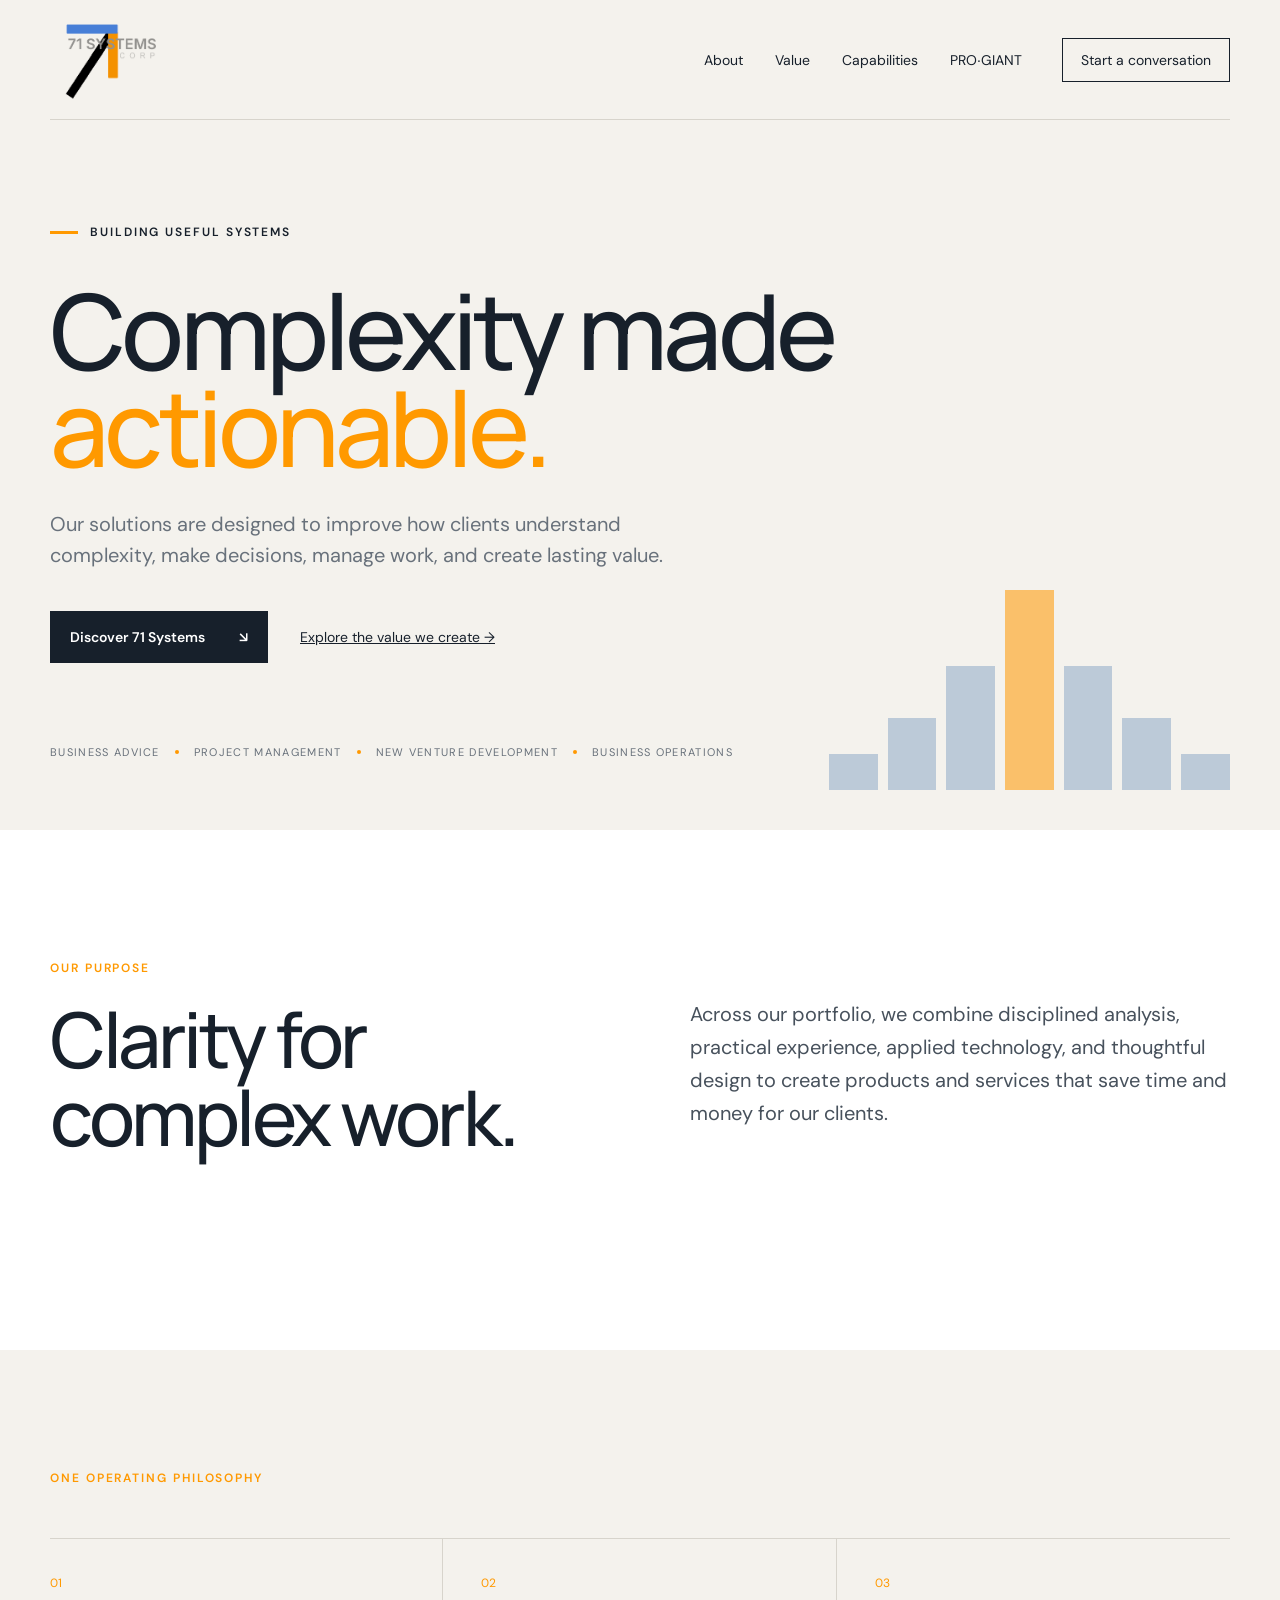
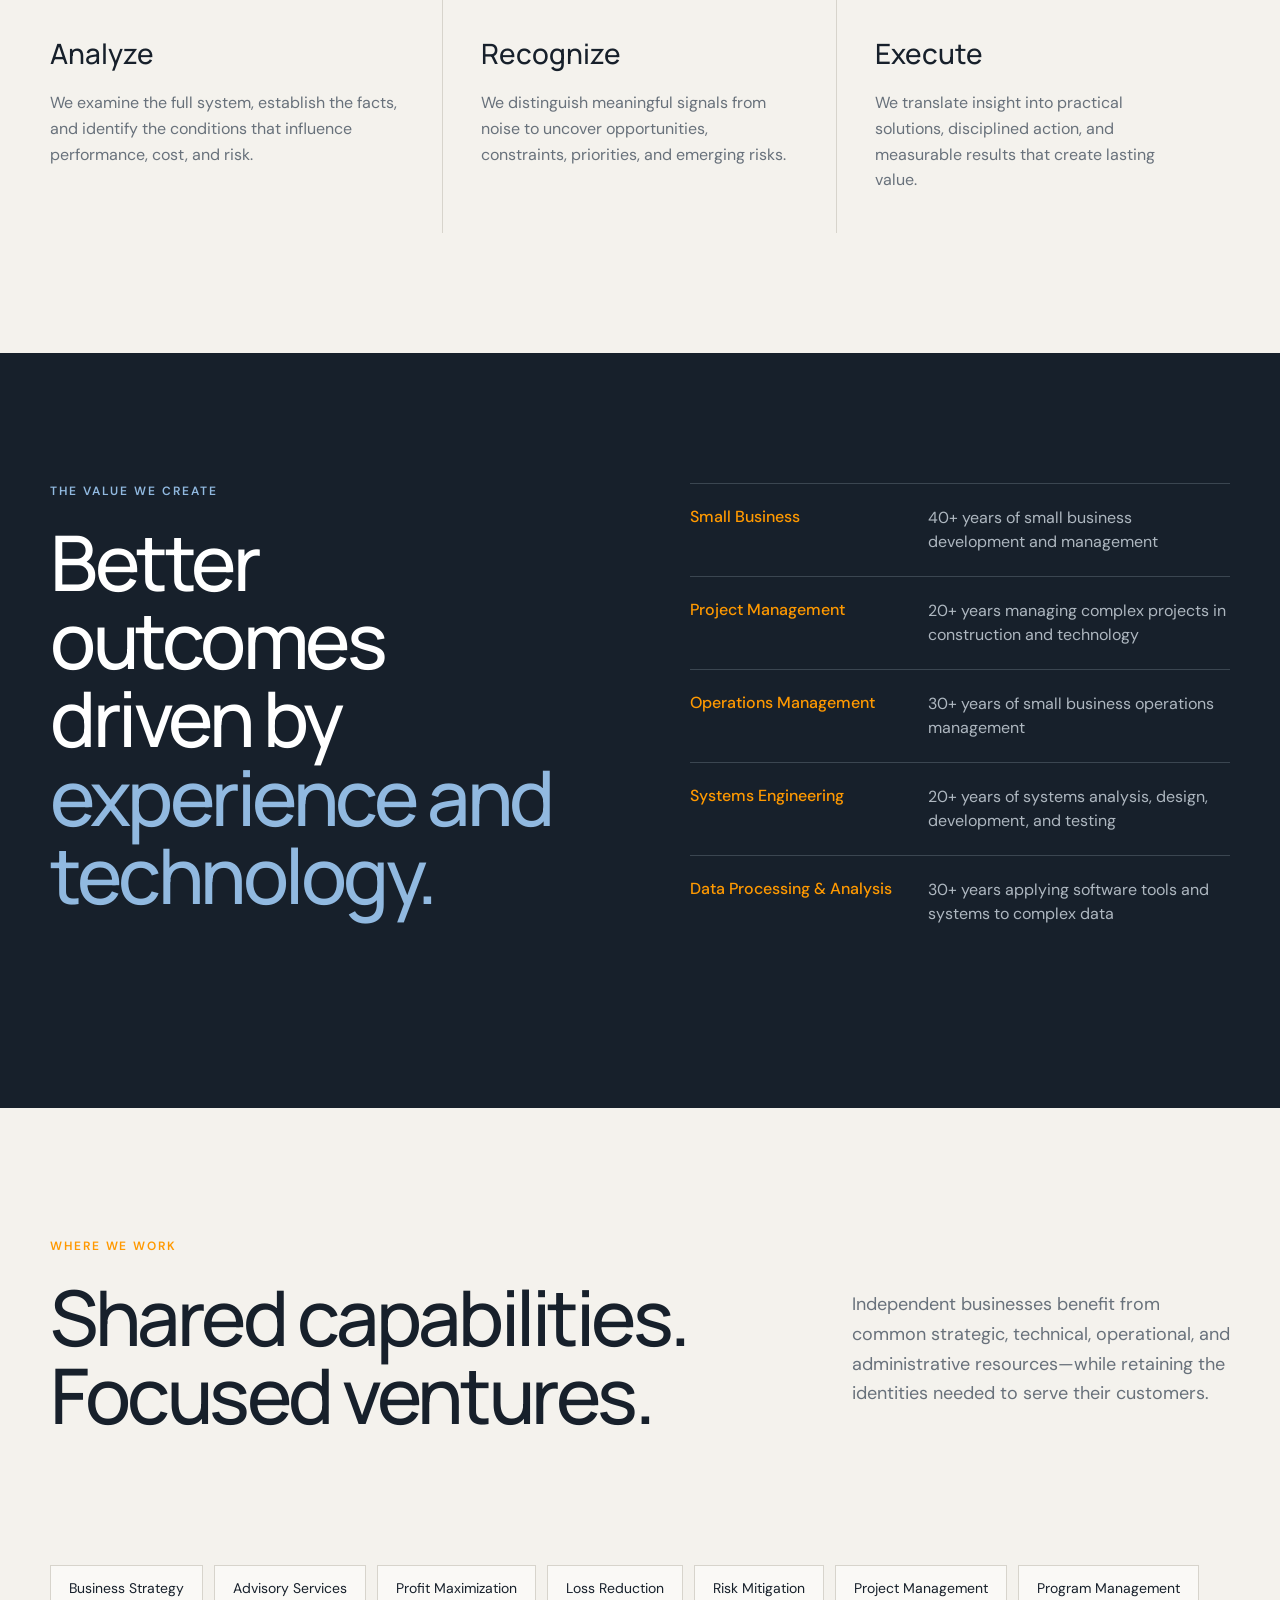
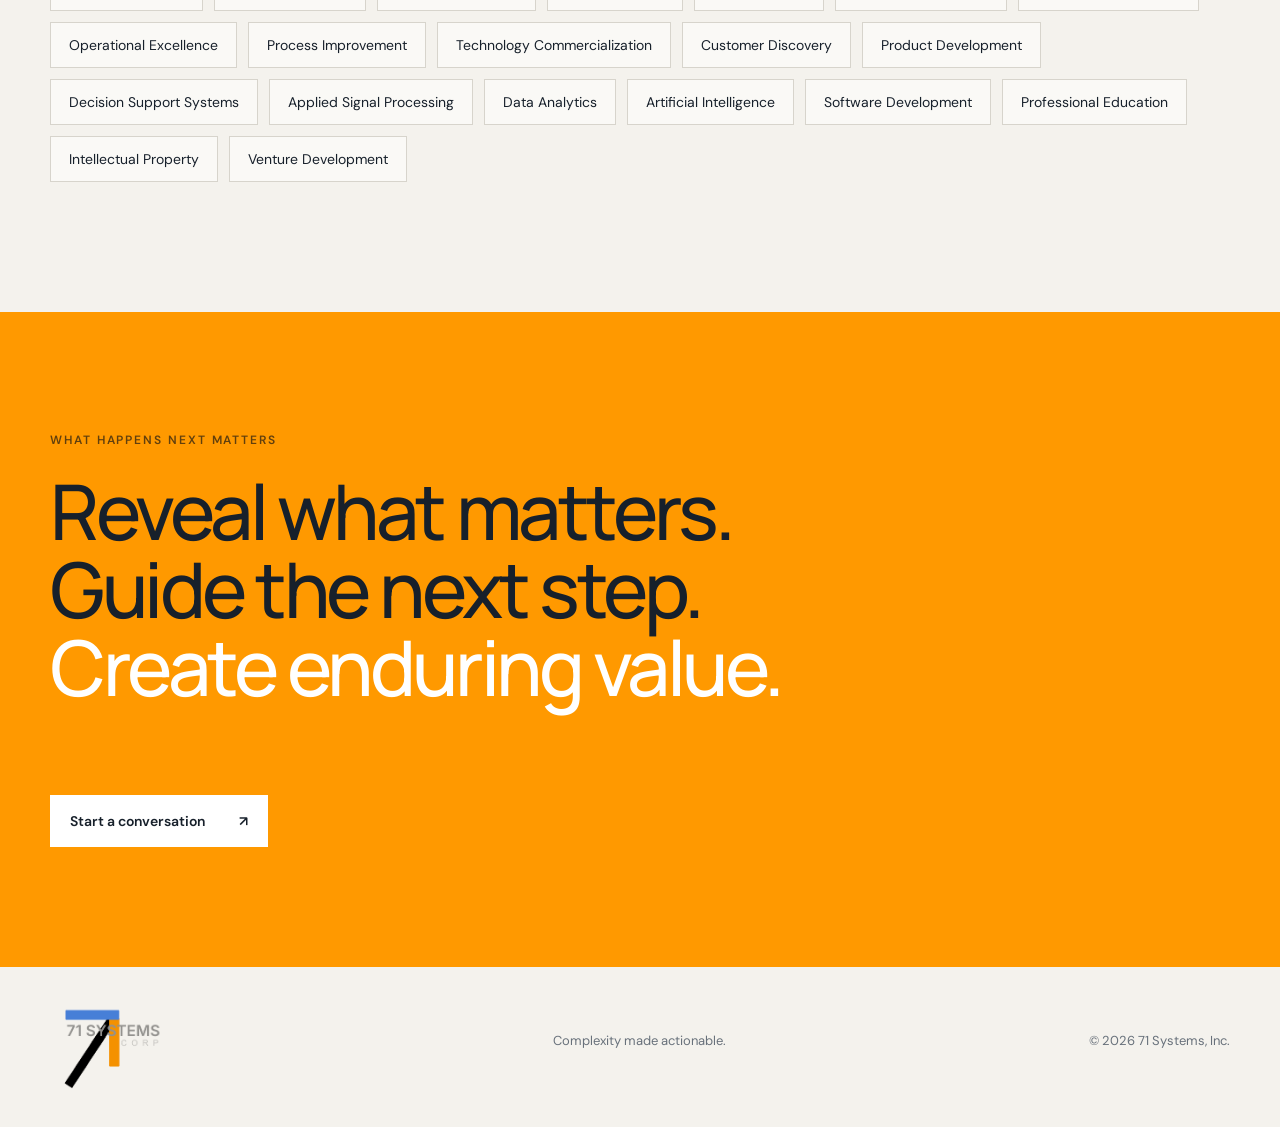
<file: index.html>
<!doctype html>
<html lang="en"><head><meta charset="utf-8"><meta name="viewport" content="width=device-width,initial-scale=1"><title>71 Systems | Complexity Made Actionable</title><meta name="description" content="71 Systems solutions improve how clients understand complexity, make decisions, manage work, and create lasting value."><meta property="og:title" content="71 Systems | Complexity Made Actionable"><meta property="og:description" content="Solutions designed to turn complexity into better decisions, stronger execution, and lasting value."><meta property="og:image" content="71systems-logo.png"><link rel="icon" href="71systems-logo.png"><link rel="preconnect" href="https://fonts.googleapis.com"><link rel="preconnect" href="https://fonts.gstatic.com" crossorigin><link href="https://fonts.googleapis.com/css2?family=DM+Sans:wght@400;500;600&family=Manrope:wght@400;500;600;700&display=swap" rel="stylesheet"><link rel="stylesheet" href="styles.css"></head>
<body><main>
  <header class="nav shell"><a class="brand" href="#top" aria-label="71 Systems home"><img src="71systems-logo.png" alt="71 Systems"></a><nav aria-label="Primary navigation"><a href="#about">About</a><a href="#value">Value</a><a href="#capabilities">Capabilities</a><a href="progiant/">PRO∙GIANT</a></nav><a class="navCta" href="mailto:info@71systems.com">Start a conversation</a></header>
  <section class="hero shell" id="top"><div class="eyebrow"><span></span> Building useful systems</div><h1>Complexity made<br><em>actionable.</em></h1><p class="lede">Our solutions are designed to improve how clients understand complexity, make decisions, manage work, and create lasting value.</p><div class="heroActions"><a class="button primary" href="#about">Discover 71 Systems <span>↘</span></a><a class="textLink" href="#value">Explore the value we create →</a></div><div class="heroMeta"><span>Business Advice</span><i></i><span>Project Management</span><i></i><span>New Venture Development</span><i></i><span>Business Operations</span></div><div class="signal" aria-hidden="true"><b></b><b></b><b></b><b></b><b></b><b></b><b></b></div></section>
  <section class="manifesto" id="about"><div class="shell split"><div><p class="sectionLabel">Our purpose</p><h2>Clarity for<br>complex work.</h2></div><div class="bodyCopy"><p>Across our portfolio, we combine disciplined analysis, practical experience, applied technology, and thoughtful design to create products and services that save time and money for our clients.</p></div></div></section>
  <section class="philosophy shell"><p class="sectionLabel">One operating philosophy</p><div class="pillarGrid"><article><span>01</span><h3>Analyze</h3><p>We examine the full system, establish the facts, and identify the conditions that influence performance, cost, and risk.</p></article><article><span>02</span><h3>Recognize</h3><p>We distinguish meaningful signals from noise to uncover opportunities, constraints, priorities, and emerging risks.</p></article><article><span>03</span><h3>Execute</h3><p>We translate insight into practical solutions, disciplined action, and measurable results that create lasting value.</p></article></div></section>
  <section class="value" id="value"><div class="shell valueGrid"><div><p class="sectionLabel light">The value we create</p><h2>Better outcomes driven by <em>experience and technology.</em></h2></div><div class="valueCopy"><ul><li><strong>Small Business</strong><span>40+ years of small business development and management</span></li><li><strong>Project Management</strong><span>20+ years managing complex projects in construction and technology</span></li><li><strong>Operations Management</strong><span>30+ years of small business operations management</span></li><li><strong>Systems Engineering</strong><span>20+ years of systems analysis, design, development, and testing</span></li><li><strong>Data Processing &amp; Analysis</strong><span>30+ years applying software tools and systems to complex data</span></li></ul></div></div></section>
  <section class="capabilities shell" id="capabilities"><div class="capHeader"><div><p class="sectionLabel">Where we work</p><h2>Shared capabilities.<br>Focused ventures.</h2></div><p>Independent businesses benefit from common strategic, technical, operational, and administrative resources—while retaining the identities needed to serve their customers.</p></div><div class="tagCloud"><span>Business Strategy</span><span>Advisory Services</span><span>Profit Maximization</span><span>Loss Reduction</span><span>Risk Mitigation</span><span>Project Management</span><span>Program Management</span><span>Operational Excellence</span><span>Process Improvement</span><span>Technology Commercialization</span><span>Customer Discovery</span><span>Product Development</span><span>Decision Support Systems</span><span>Applied Signal Processing</span><span>Data Analytics</span><span>Artificial Intelligence</span><span>Software Development</span><span>Professional Education</span><span>Intellectual Property</span><span>Venture Development</span></div></section>
  <section class="closing"><div class="shell"><p class="sectionLabel light">What happens next matters</p><h2>Reveal what matters.<br>Guide the next step.<br><em>Create enduring value.</em></h2><a class="button lightButton" href="mailto:info@71systems.com">Start a conversation <span>↗</span></a></div></section>
  <footer class="shell"><img src="71systems-logo.png" alt="71 Systems"><p>Complexity made actionable.</p><p>© 2026 71 Systems, Inc.</p></footer>
</main></body></html>
</file>
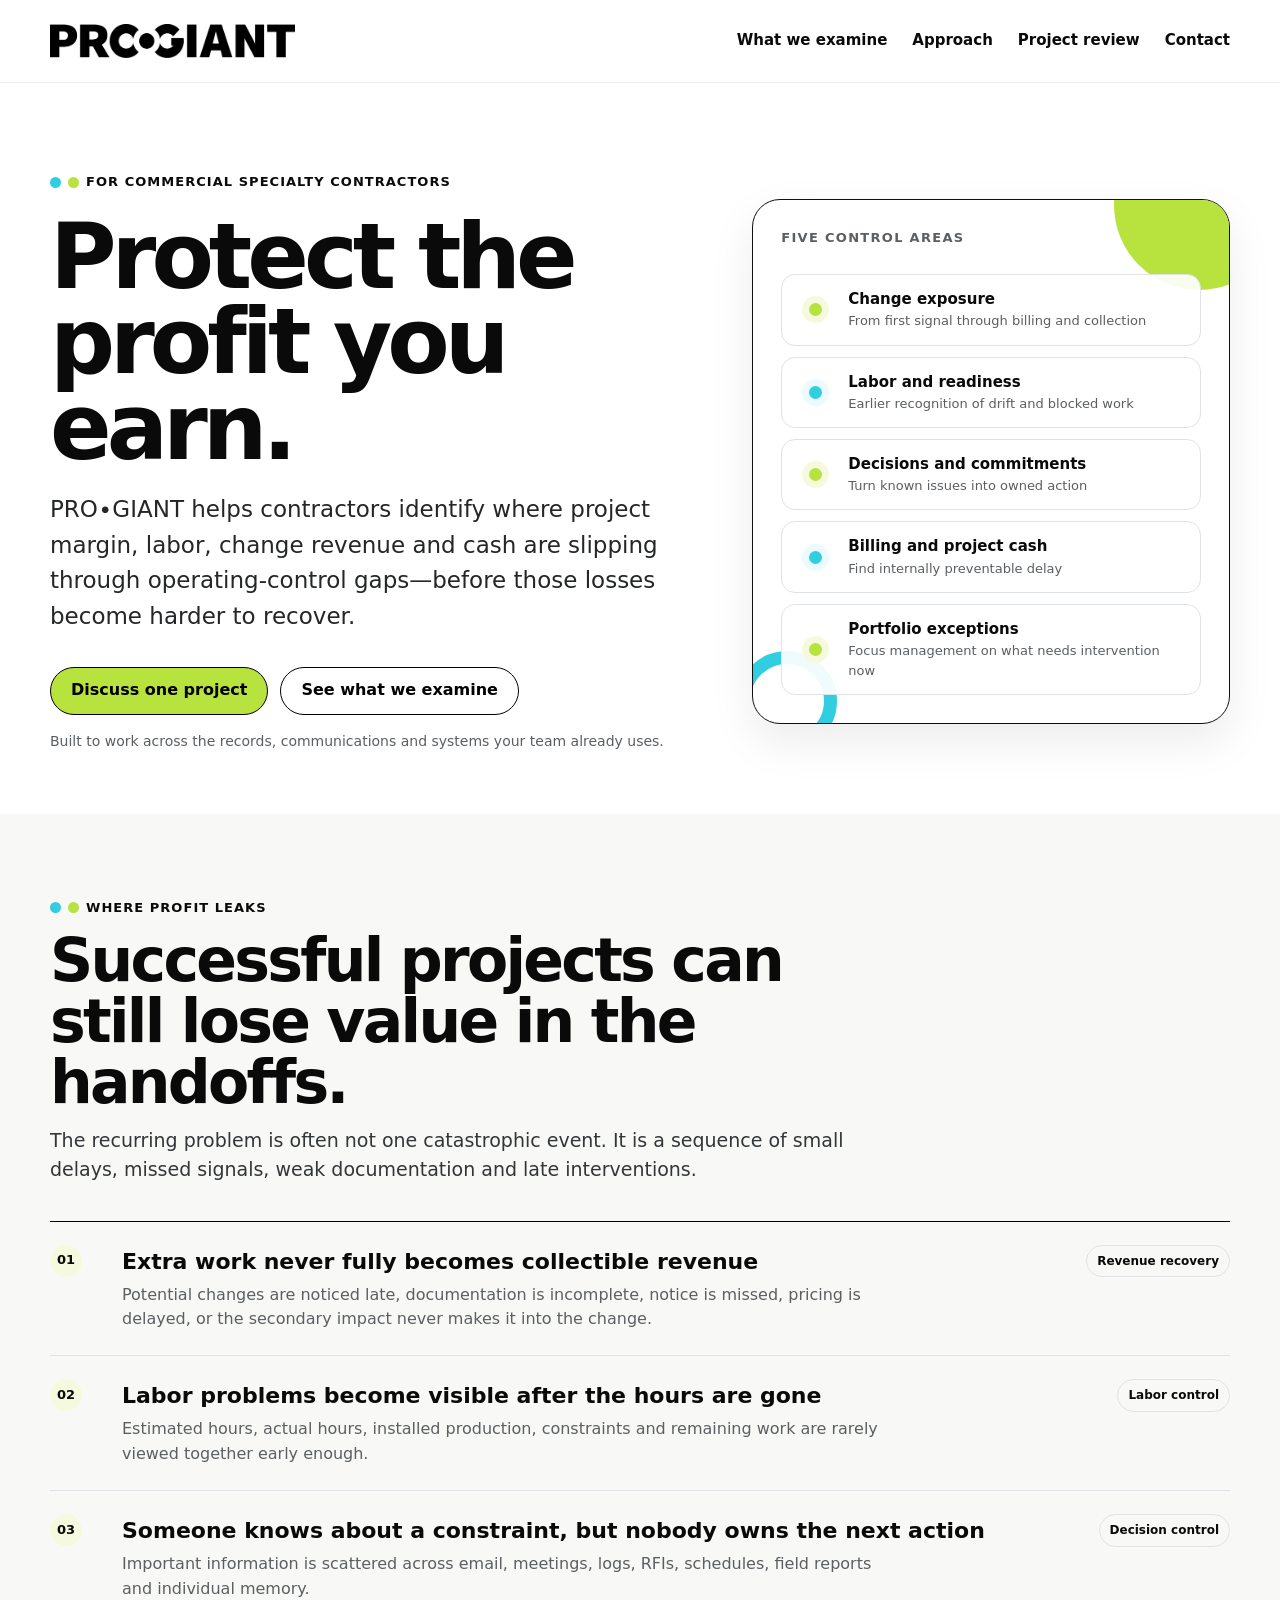
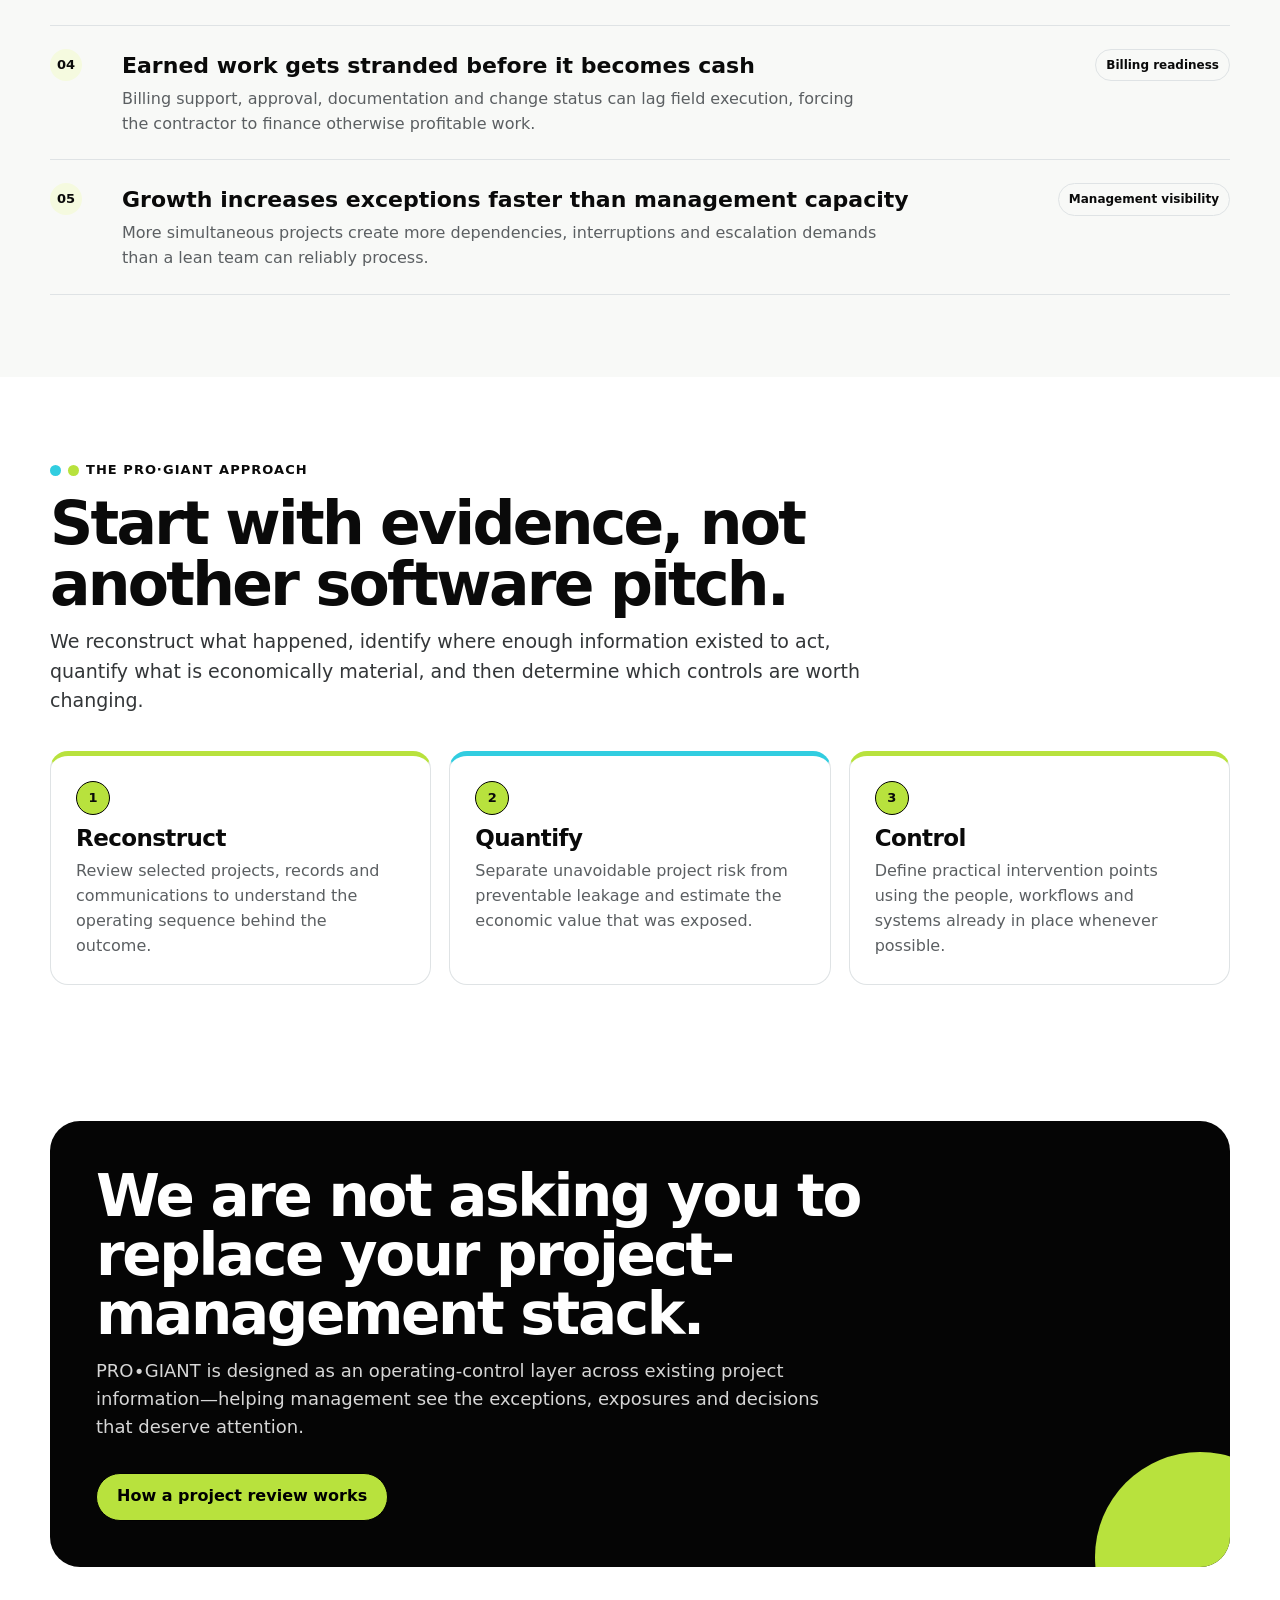
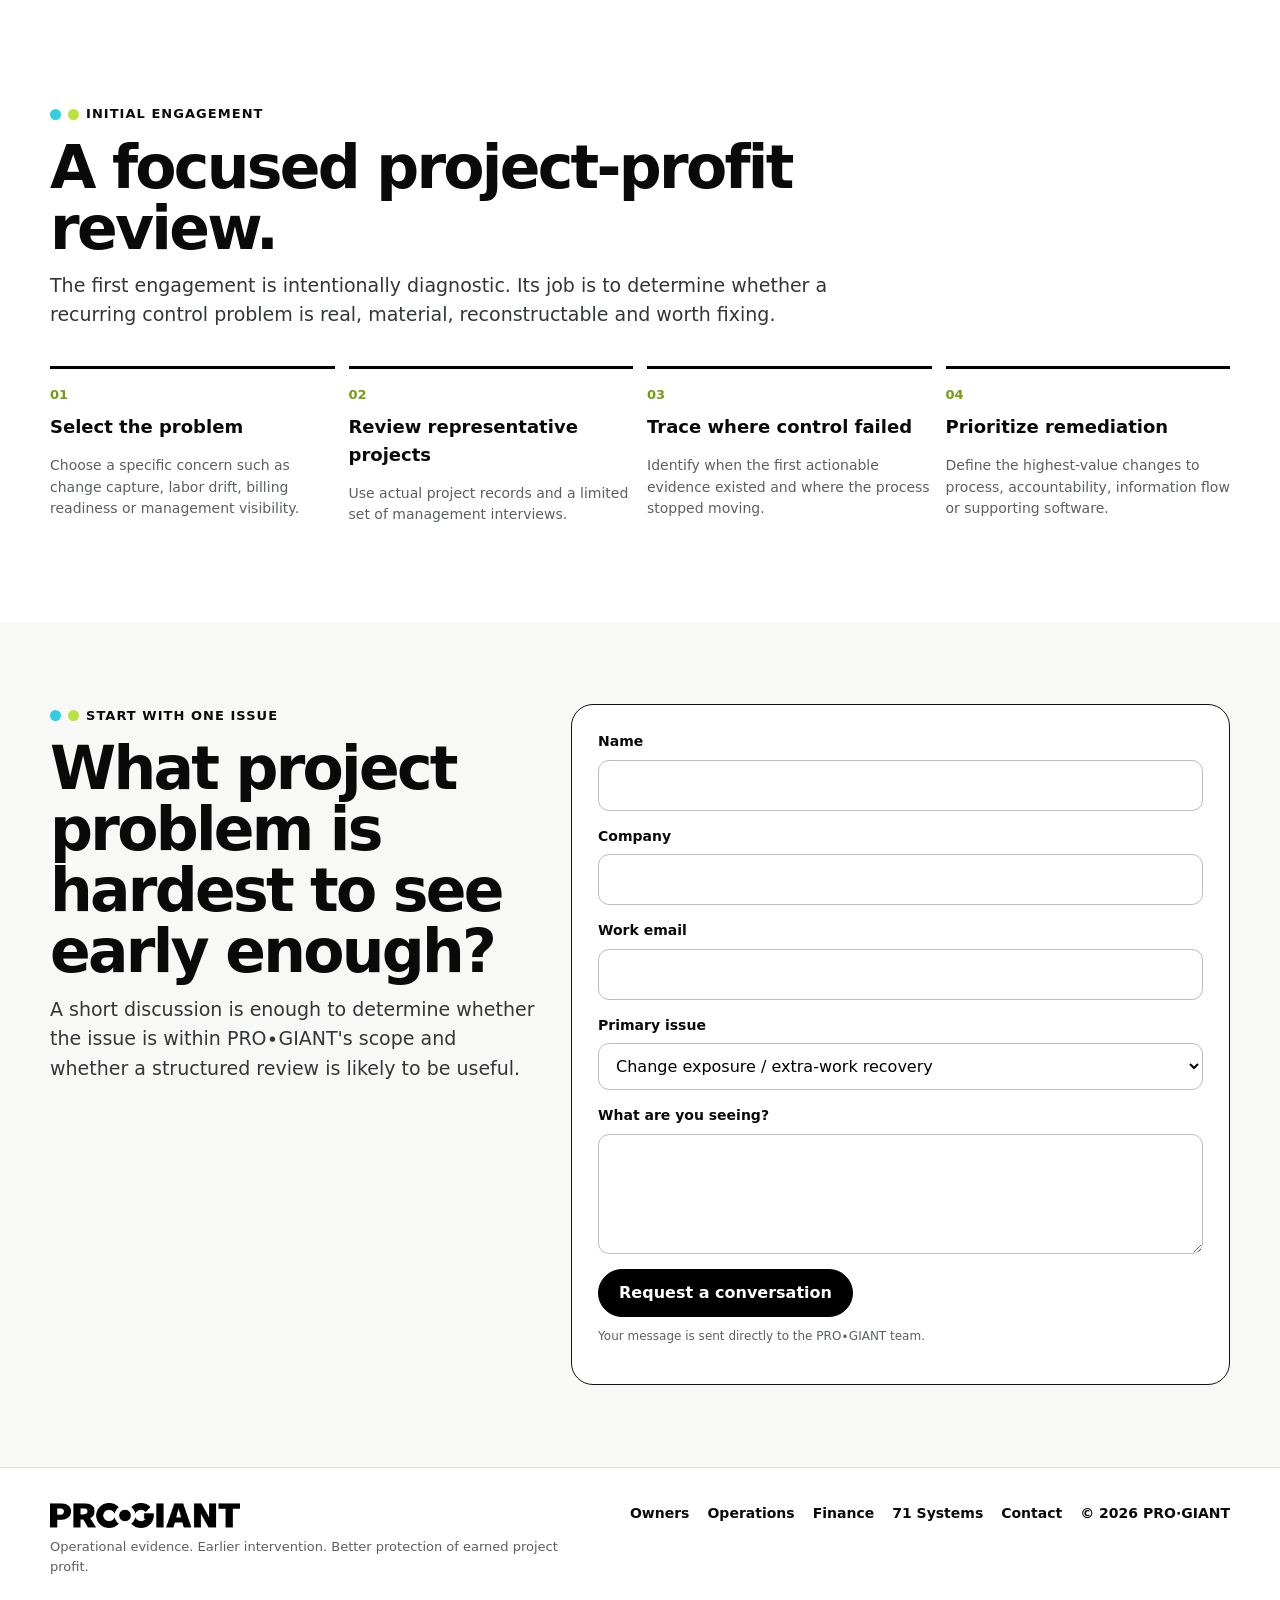
<file: progiant/index.html>
<!doctype html>
<html lang="en">
<head>
  <meta charset="utf-8">
  <meta name="viewport" content="width=device-width, initial-scale=1">
  <meta name="description" content="PRO∙GIANT helps commercial specialty contractors protect earned project profit by identifying preventable operational leakage earlier.">
  <title>PRO∙GIANT | Protect Profit Already Earned</title>
  <link rel="canonical" href="https://www.71systems.com/progiant/">
  <link rel="stylesheet" href="assets/styles.css">
</head>
<body>
<a class="skip-link" href="#main">Skip to content</a>
<header>
  <div class="container navbar">
    <a class="brand" href="index.html" aria-label="PRO∙GIANT home"><img src="assets/progiant-logo.png" alt="PRO∙GIANT"></a>
    <button class="menu-btn" aria-expanded="false" aria-controls="navlinks">Menu</button>
    <nav class="navlinks" id="navlinks" aria-label="Primary">
      <a href="#problems">What we examine</a>
      <a href="#approach">Approach</a>
      <a href="#audit">Project review</a>
      <a href="#contact">Contact</a>
    </nav>
  </div>
</header>

<main id="main">
  <section class="hero">
    <div class="container hero-grid">
      <div>
        <div class="eyebrow">For commercial specialty contractors</div>
        <h1>Protect the profit you earn.</h1>
        <p>PRO∙GIANT helps contractors identify where project margin, labor, change revenue and cash are slipping through operating-control gaps—before those losses become harder to recover.</p>
        <div class="hero-actions">
          <a class="btn btn-primary" href="#contact">Discuss one project</a>
          <a class="btn btn-secondary" href="#problems">See what we examine</a>
        </div>
        <p class="microcopy">Built to work across the records, communications and systems your team already uses.</p>
      </div>
      <aside class="hero-card" aria-label="Project control areas">
        <div class="metric-kicker">Five control areas</div>
        <div class="control-stack">
          <div class="control-row"><div class="dot"></div><div><strong>Change exposure</strong><span>From first signal through billing and collection</span></div></div>
          <div class="control-row"><div class="dot"></div><div><strong>Labor and readiness</strong><span>Earlier recognition of drift and blocked work</span></div></div>
          <div class="control-row"><div class="dot"></div><div><strong>Decisions and commitments</strong><span>Turn known issues into owned action</span></div></div>
          <div class="control-row"><div class="dot"></div><div><strong>Billing and project cash</strong><span>Find internally preventable delay</span></div></div>
          <div class="control-row"><div class="dot"></div><div><strong>Portfolio exceptions</strong><span>Focus management on what needs intervention now</span></div></div>
        </div>
      </aside>
    </div>
  </section>

  <section class="section alt" id="problems">
    <div class="container">
      <div class="section-head">
        <div class="eyebrow">Where profit leaks</div>
        <h2>Successful projects can still lose value in the handoffs.</h2>
        <p>The recurring problem is often not one catastrophic event. It is a sequence of small delays, missed signals, weak documentation and late interventions.</p>
      </div>
      <div class="problem-list">
        <article class="problem"><div class="index">01</div><div><h3>Extra work never fully becomes collectible revenue</h3><p>Potential changes are noticed late, documentation is incomplete, notice is missed, pricing is delayed, or the secondary impact never makes it into the change.</p></div><div class="tag">Revenue recovery</div></article>
        <article class="problem"><div class="index">02</div><div><h3>Labor problems become visible after the hours are gone</h3><p>Estimated hours, actual hours, installed production, constraints and remaining work are rarely viewed together early enough.</p></div><div class="tag">Labor control</div></article>
        <article class="problem"><div class="index">03</div><div><h3>Someone knows about a constraint, but nobody owns the next action</h3><p>Important information is scattered across email, meetings, logs, RFIs, schedules, field reports and individual memory.</p></div><div class="tag">Decision control</div></article>
        <article class="problem"><div class="index">04</div><div><h3>Earned work gets stranded before it becomes cash</h3><p>Billing support, approval, documentation and change status can lag field execution, forcing the contractor to finance otherwise profitable work.</p></div><div class="tag">Billing readiness</div></article>
        <article class="problem"><div class="index">05</div><div><h3>Growth increases exceptions faster than management capacity</h3><p>More simultaneous projects create more dependencies, interruptions and escalation demands than a lean team can reliably process.</p></div><div class="tag">Management visibility</div></article>
      </div>
    </div>
  </section>

  <section class="section" id="approach">
    <div class="container">
      <div class="section-head">
        <div class="eyebrow">The PRO∙GIANT approach</div>
        <h2>Start with evidence, not another software pitch.</h2>
        <p>We reconstruct what happened, identify where enough information existed to act, quantify what is economically material, and then determine which controls are worth changing.</p>
      </div>
      <div class="grid-3">
        <article class="card lime-accent"><div class="num">1</div><h3>Reconstruct</h3><p>Review selected projects, records and communications to understand the operating sequence behind the outcome.</p></article>
        <article class="card cyan-accent"><div class="num">2</div><h3>Quantify</h3><p>Separate unavoidable project risk from preventable leakage and estimate the economic value that was exposed.</p></article>
        <article class="card lime-accent"><div class="num">3</div><h3>Control</h3><p>Define practical intervention points using the people, workflows and systems already in place whenever possible.</p></article>
      </div>
    </div>
  </section>

  <section class="section-tight">
    <div class="container callout">
      <h2>We are not asking you to replace your project-management stack.</h2>
      <p>PRO∙GIANT is designed as an operating-control layer across existing project information—helping management see the exceptions, exposures and decisions that deserve attention.</p>
      <div class="hero-actions"><a class="btn btn-primary" href="#audit">How a project review works</a></div>
    </div>
  </section>

  <section class="section" id="audit">
    <div class="container">
      <div class="section-head">
        <div class="eyebrow">Initial engagement</div>
        <h2>A focused project-profit review.</h2>
        <p>The first engagement is intentionally diagnostic. Its job is to determine whether a recurring control problem is real, material, reconstructable and worth fixing.</p>
      </div>
      <div class="audit-steps">
        <div class="audit-step"><strong>Select the problem</strong><p>Choose a specific concern such as change capture, labor drift, billing readiness or management visibility.</p></div>
        <div class="audit-step"><strong>Review representative projects</strong><p>Use actual project records and a limited set of management interviews.</p></div>
        <div class="audit-step"><strong>Trace where control failed</strong><p>Identify when the first actionable evidence existed and where the process stopped moving.</p></div>
        <div class="audit-step"><strong>Prioritize remediation</strong><p>Define the highest-value changes to process, accountability, information flow or supporting software.</p></div>
      </div>
    </div>
  </section>

  <section class="section alt" id="contact">
    <div class="container form-wrap">
      <div class="section-head">
        <div class="eyebrow">Start with one issue</div>
        <h2>What project problem is hardest to see early enough?</h2>
        <p>A short discussion is enough to determine whether the issue is within PRO∙GIANT's scope and whether a structured review is likely to be useful.</p>
      </div>
      <form data-contact-form>
        <div class="field"><label for="name">Name</label><input id="name" name="name" autocomplete="name" required></div>
        <div class="field"><label for="company">Company</label><input id="company" name="company" autocomplete="organization" required></div>
        <div class="field"><label for="email">Work email</label><input id="email" type="email" name="email" autocomplete="email" required></div>
        <div class="field"><label for="issue">Primary issue</label><select id="issue" name="issue"><option>Change exposure / extra-work recovery</option><option>Labor and crew readiness</option><option>Decisions and project follow-through</option><option>Billing readiness / project cash</option><option>Management capacity / portfolio visibility</option><option>Other</option></select></div>
        <div class="field"><label for="message">What are you seeing?</label><textarea id="message" name="message"></textarea></div>
        <button class="btn btn-dark" type="submit">Request a conversation</button>
        <div class="form-note">Your message is sent directly to the PRO∙GIANT team.</div>
        <div class="form-status" aria-live="polite"></div>
      </form>
    </div>
  </section>
</main>

<footer>
  <div class="container footer-grid">
    <div class="footer-brand"><img src="assets/progiant-logo.png" alt="PRO∙GIANT"><div class="footer-copy">Operational evidence. Earlier intervention. Better protection of earned project profit.</div></div>
    <div class="footer-links"><a href="landing-owner.html">Owners</a><a href="landing-operations.html">Operations</a><a href="landing-finance.html">Finance</a><a href="https://www.71systems.com/">71 Systems</a><a href="#contact">Contact</a><span>© <span data-year></span> PRO∙GIANT</span></div>
  </div>
</footer>
<script src="assets/site.js"></script>
</body>
</html>
</file>
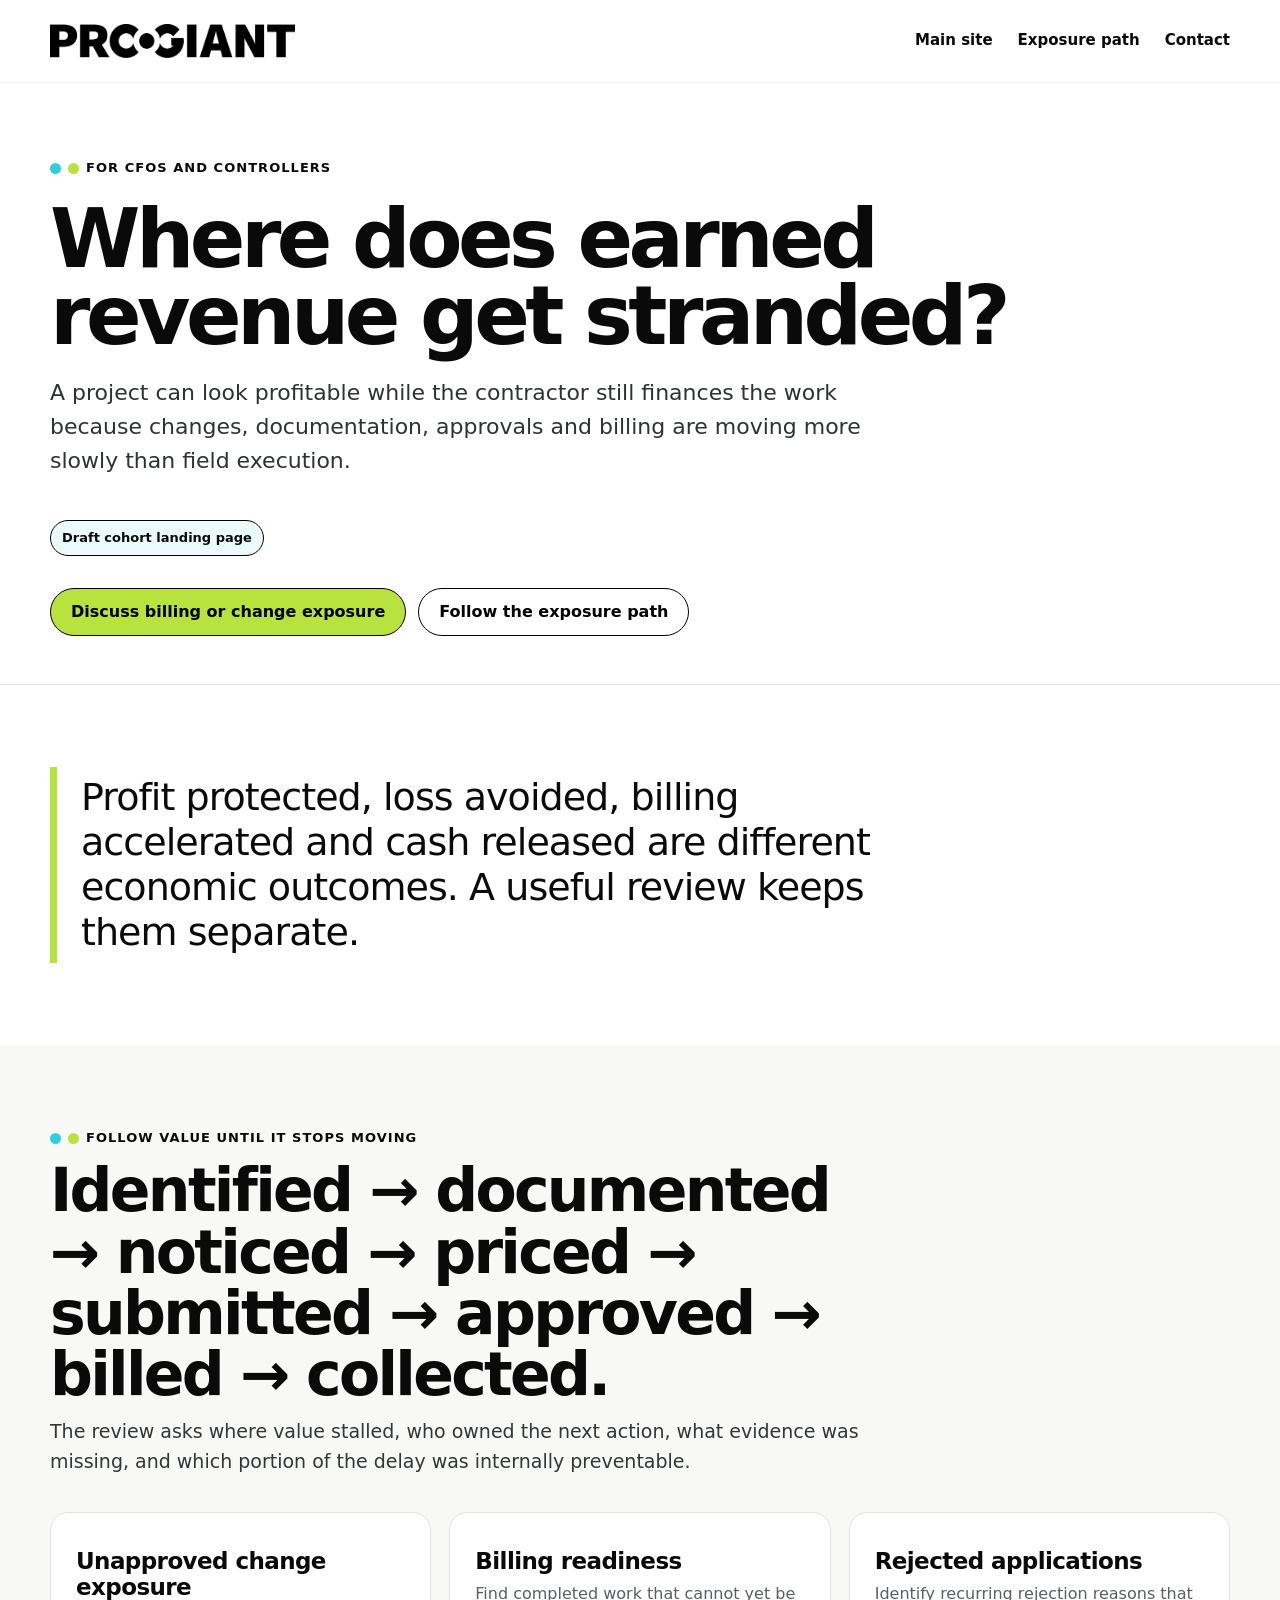
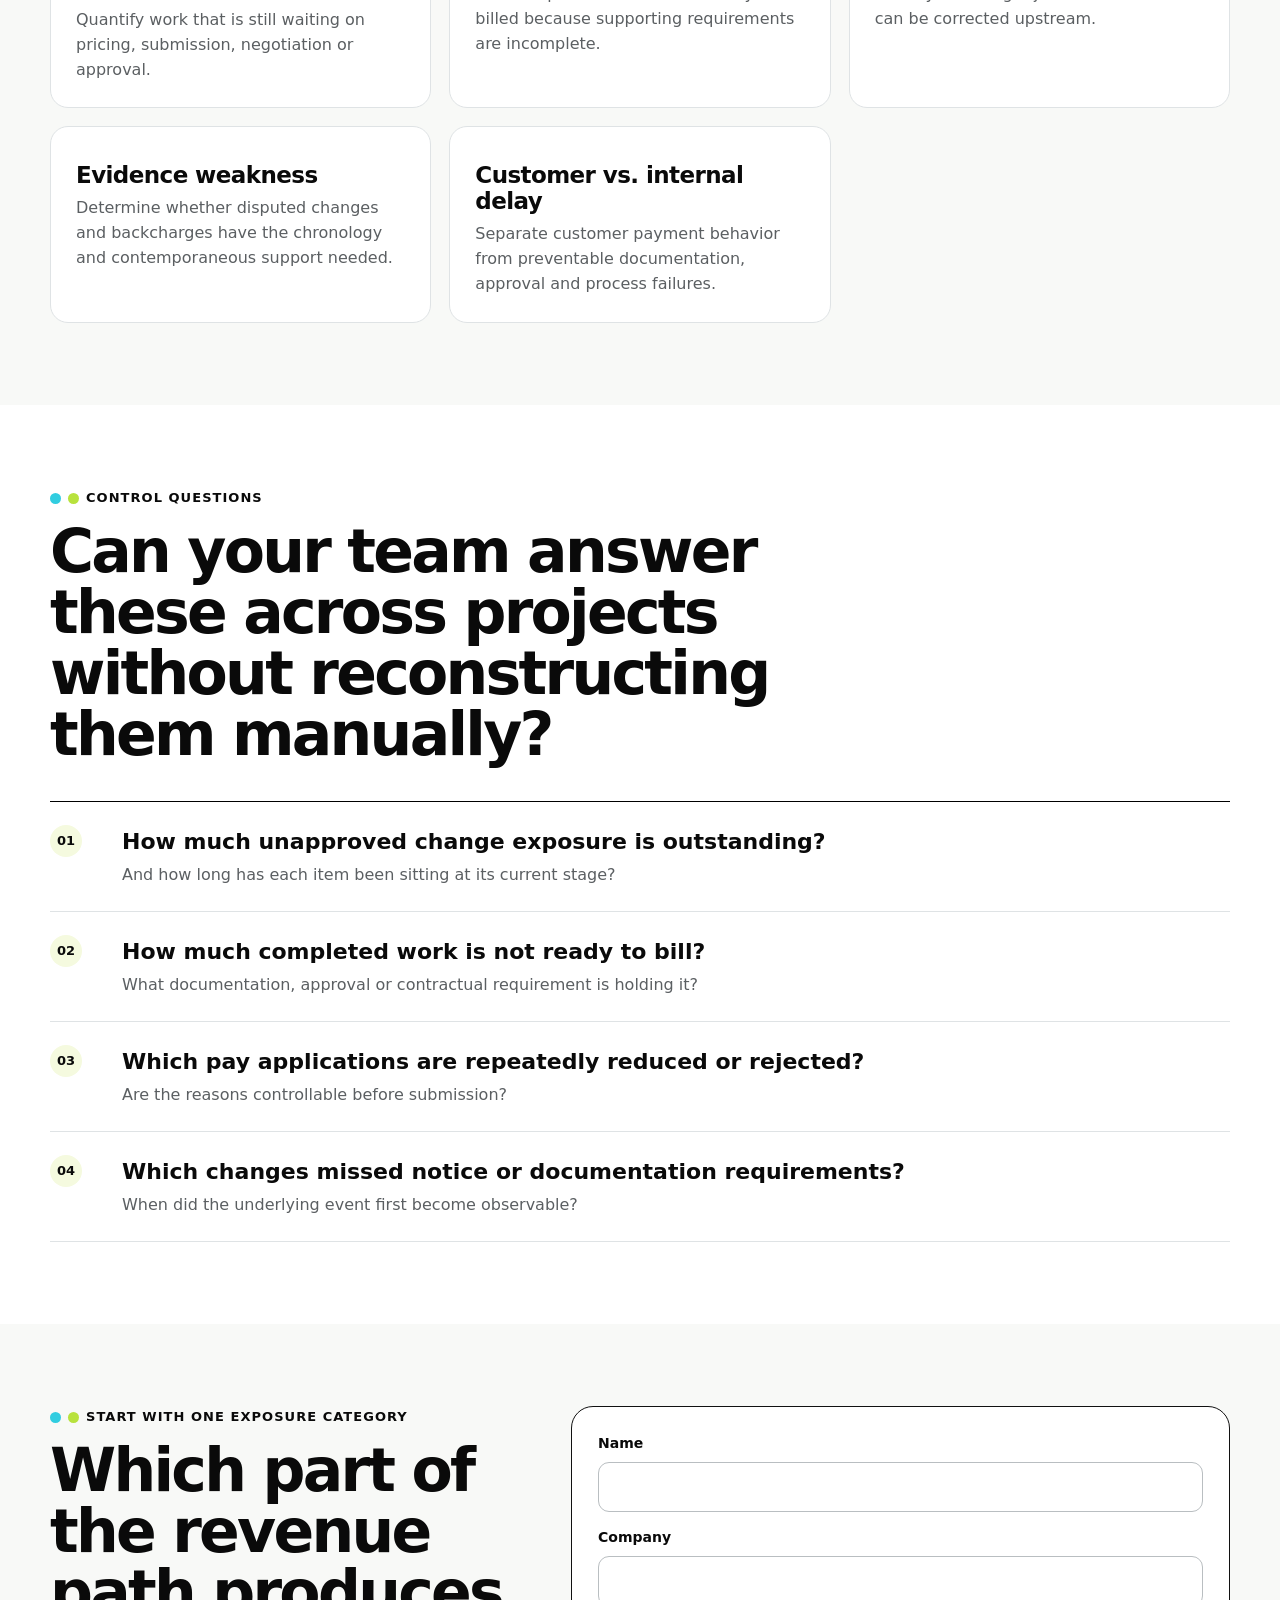
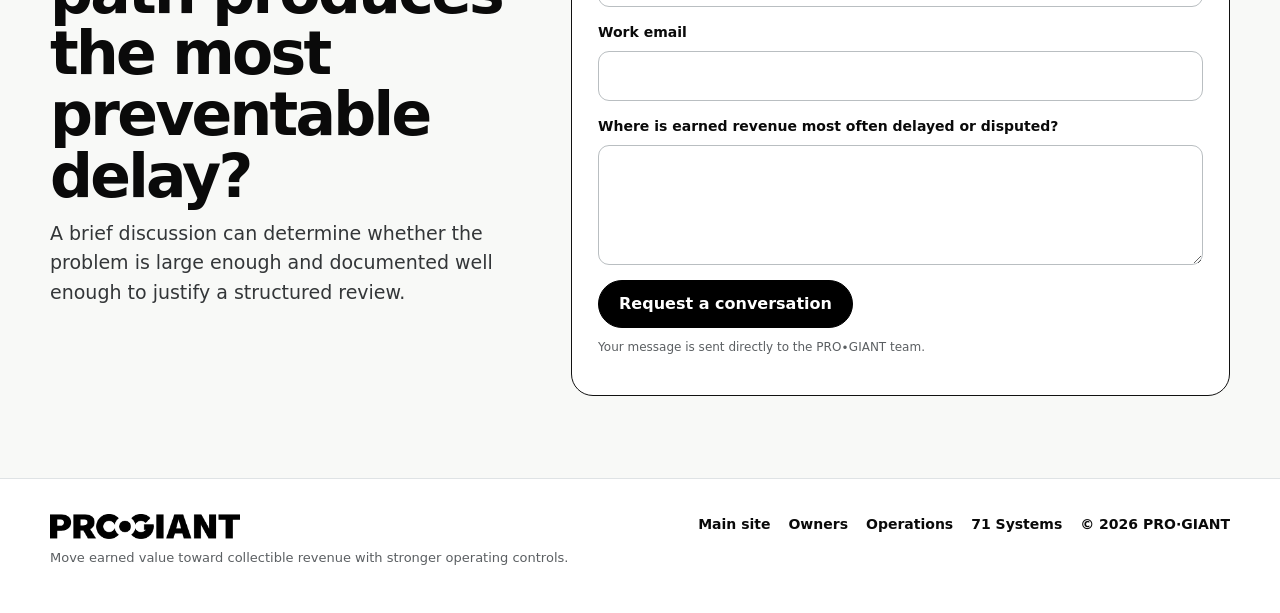
<file: progiant/landing-finance.html>
<!doctype html><html lang="en"><head><meta charset="utf-8"><meta name="viewport" content="width=device-width,initial-scale=1"><meta name="description" content="Improve change-order capture, billing readiness and conversion of earned work into collectible revenue."><title>Where Earned Revenue Gets Stranded | PRO∙GIANT</title><link rel="canonical" href="https://www.71systems.com/progiant/landing-finance.html"><link rel="stylesheet" href="assets/styles.css"></head>
<body><a class="skip-link" href="#main">Skip to content</a><header><div class="container navbar"><a class="brand" href="index.html"><img src="assets/progiant-logo.png" alt="PRO∙GIANT"></a><button class="menu-btn" aria-expanded="false" aria-controls="navlinks">Menu</button><nav class="navlinks" id="navlinks"><a href="index.html">Main site</a><a href="#path">Exposure path</a><a href="#contact">Contact</a></nav></div></header>
<main id="main"><section class="landing-hero"><div class="container"><div class="eyebrow">For CFOs and controllers</div><h1>Where does earned revenue get stranded?</h1><p class="lede">A project can look profitable while the contractor still finances the work because changes, documentation, approvals and billing are moving more slowly than field execution.</p><span class="cohort-chip">Draft cohort landing page</span><div class="hero-actions"><a class="btn btn-primary" href="#contact">Discuss billing or change exposure</a><a class="btn btn-secondary" href="#path">Follow the exposure path</a></div></div></section>
<section class="section"><div class="container"><div class="quote-block">Profit protected, loss avoided, billing accelerated and cash released are different economic outcomes. A useful review keeps them separate.</div></div></section>
<section class="section alt" id="path"><div class="container"><div class="section-head"><div class="eyebrow">Follow value until it stops moving</div><h2>Identified → documented → noticed → priced → submitted → approved → billed → collected.</h2><p>The review asks where value stalled, who owned the next action, what evidence was missing, and which portion of the delay was internally preventable.</p></div><div class="grid-3"><article class="card"><h3>Unapproved change exposure</h3><p>Quantify work that is still waiting on pricing, submission, negotiation or approval.</p></article><article class="card"><h3>Billing readiness</h3><p>Find completed work that cannot yet be billed because supporting requirements are incomplete.</p></article><article class="card"><h3>Rejected applications</h3><p>Identify recurring rejection reasons that can be corrected upstream.</p></article><article class="card"><h3>Evidence weakness</h3><p>Determine whether disputed changes and backcharges have the chronology and contemporaneous support needed.</p></article><article class="card"><h3>Customer vs. internal delay</h3><p>Separate customer payment behavior from preventable documentation, approval and process failures.</p></article></div></div></section>
<section class="section"><div class="container"><div class="section-head"><div class="eyebrow">Control questions</div><h2>Can your team answer these across projects without reconstructing them manually?</h2></div><div class="problem-list"><article class="problem"><div class="index">01</div><div><h3>How much unapproved change exposure is outstanding?</h3><p>And how long has each item been sitting at its current stage?</p></div></article><article class="problem"><div class="index">02</div><div><h3>How much completed work is not ready to bill?</h3><p>What documentation, approval or contractual requirement is holding it?</p></div></article><article class="problem"><div class="index">03</div><div><h3>Which pay applications are repeatedly reduced or rejected?</h3><p>Are the reasons controllable before submission?</p></div></article><article class="problem"><div class="index">04</div><div><h3>Which changes missed notice or documentation requirements?</h3><p>When did the underlying event first become observable?</p></div></article></div></div></section>
<section class="section alt" id="contact"><div class="container form-wrap"><div class="section-head"><div class="eyebrow">Start with one exposure category</div><h2>Which part of the revenue path produces the most preventable delay?</h2><p>A brief discussion can determine whether the problem is large enough and documented well enough to justify a structured review.</p></div><form data-contact-form><div class="field"><label for="name">Name</label><input id="name" name="name" autocomplete="name" required></div><div class="field"><label for="company">Company</label><input id="company" name="company" autocomplete="organization" required></div><div class="field"><label for="email">Work email</label><input id="email" name="email" type="email" autocomplete="email" required></div><div class="field"><label for="message">Where is earned revenue most often delayed or disputed?</label><textarea id="message" name="message"></textarea></div><button class="btn btn-dark" type="submit">Request a conversation</button><div class="form-note">Your message is sent directly to the PRO∙GIANT team.</div><div class="form-status" aria-live="polite"></div></form></div></section></main>
<footer><div class="container footer-grid"><div class="footer-brand"><img src="assets/progiant-logo.png" alt="PRO∙GIANT"><div class="footer-copy">Move earned value toward collectible revenue with stronger operating controls.</div></div><div class="footer-links"><a href="index.html">Main site</a><a href="landing-owner.html">Owners</a><a href="landing-operations.html">Operations</a><a href="https://www.71systems.com/">71 Systems</a><span>© <span data-year></span> PRO∙GIANT</span></div></div></footer><script src="assets/site.js"></script></body></html>
</file>
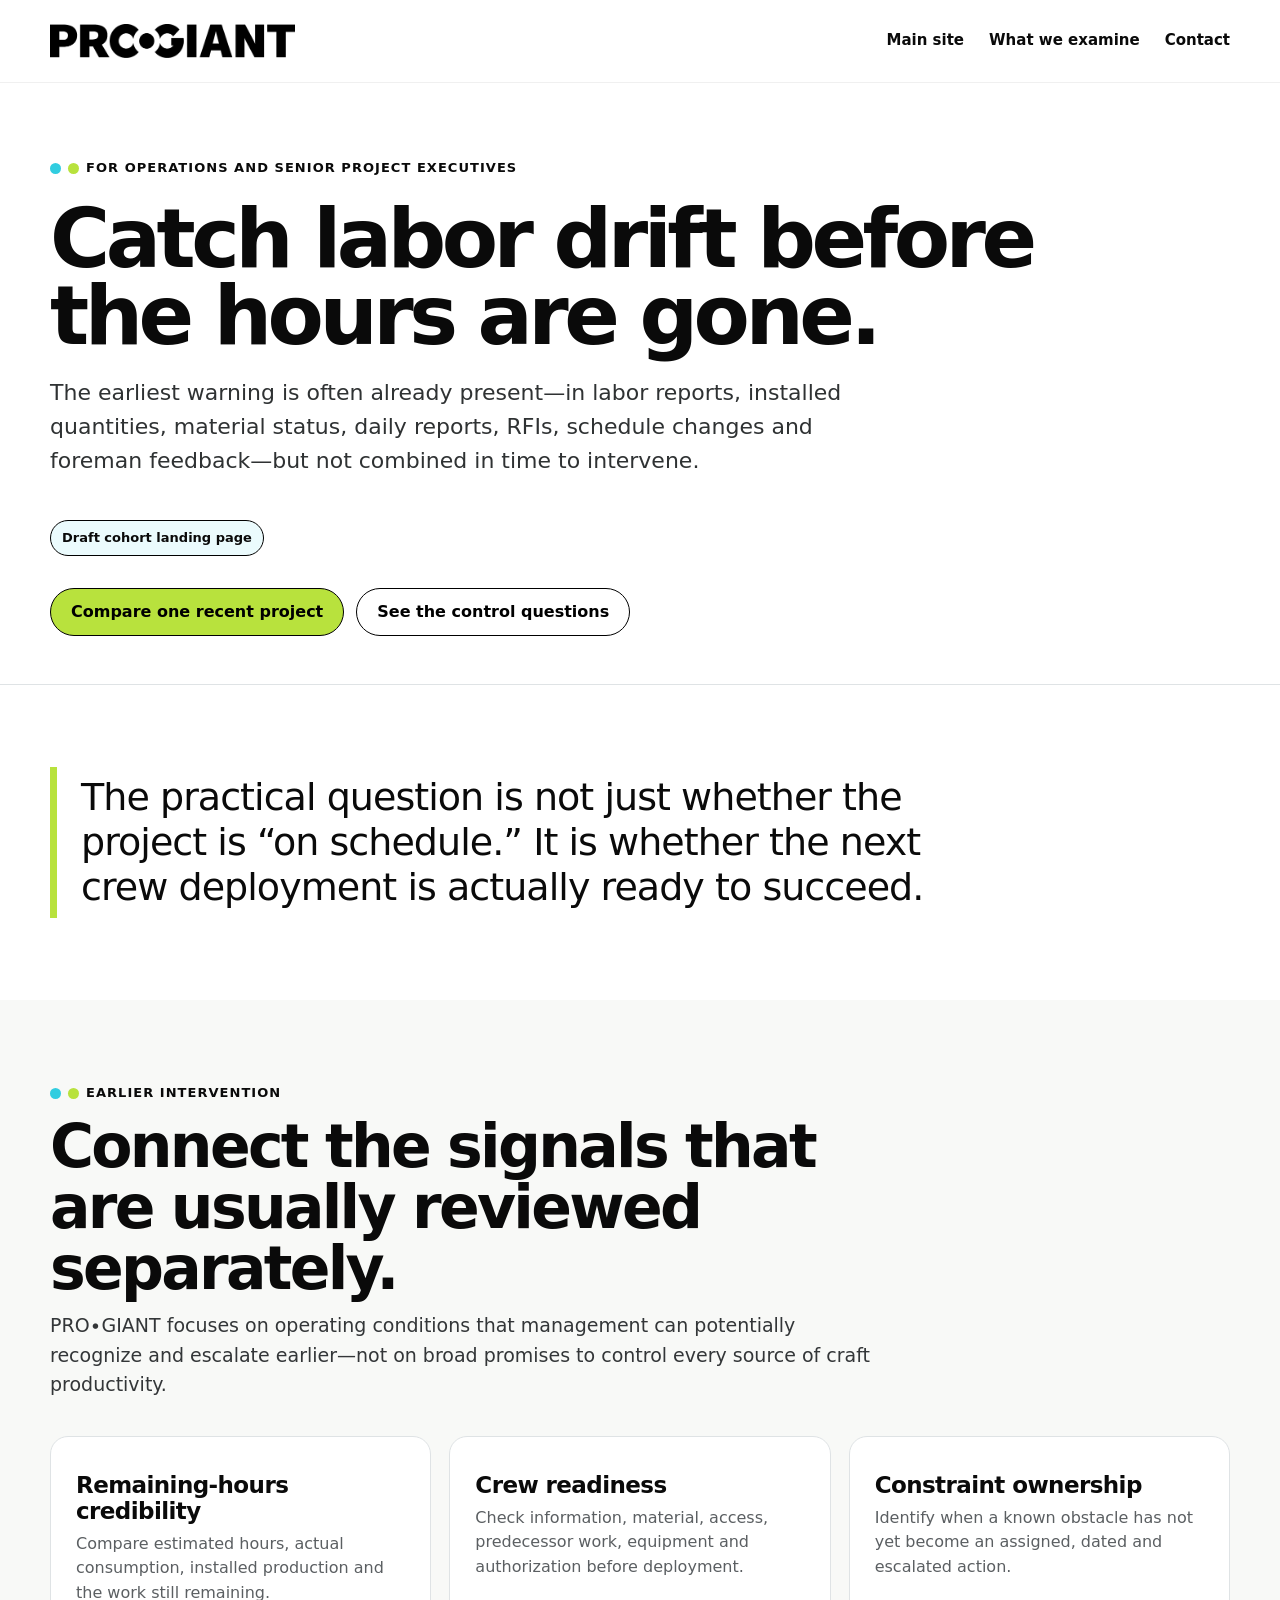
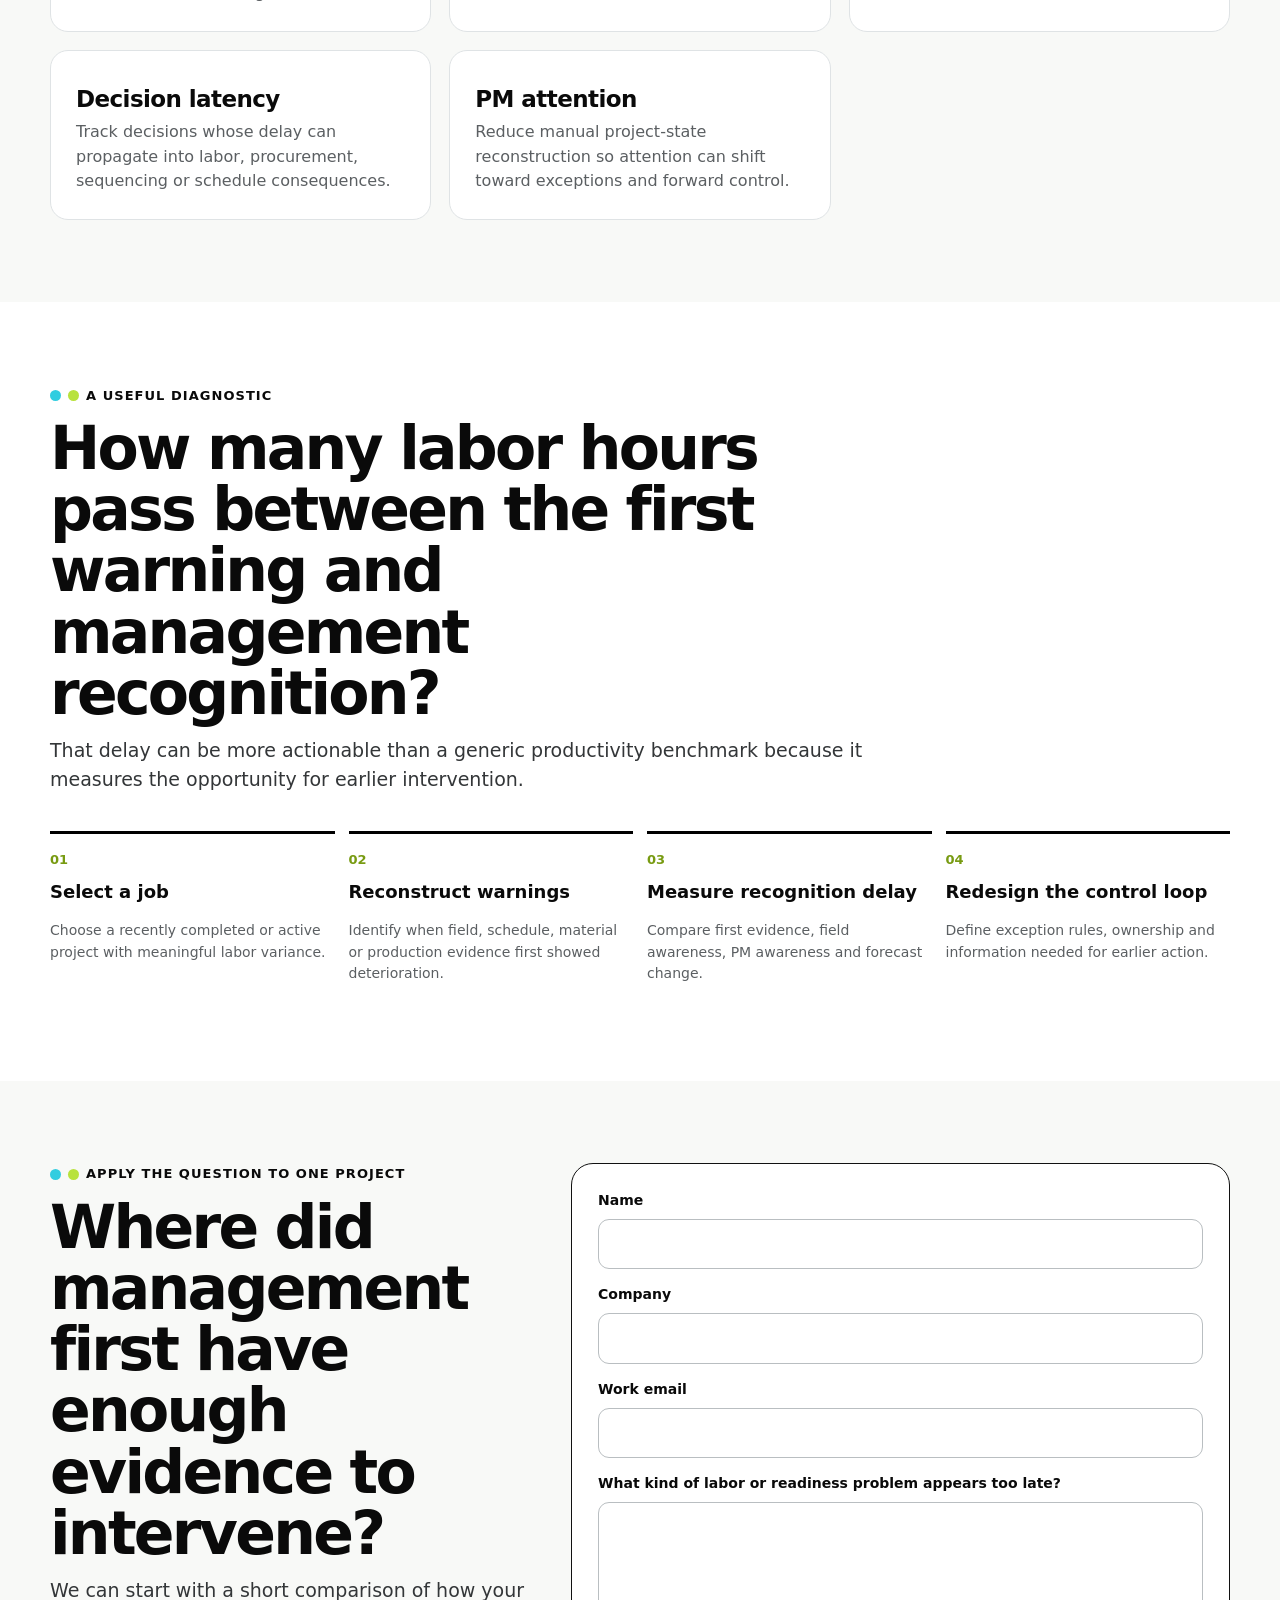
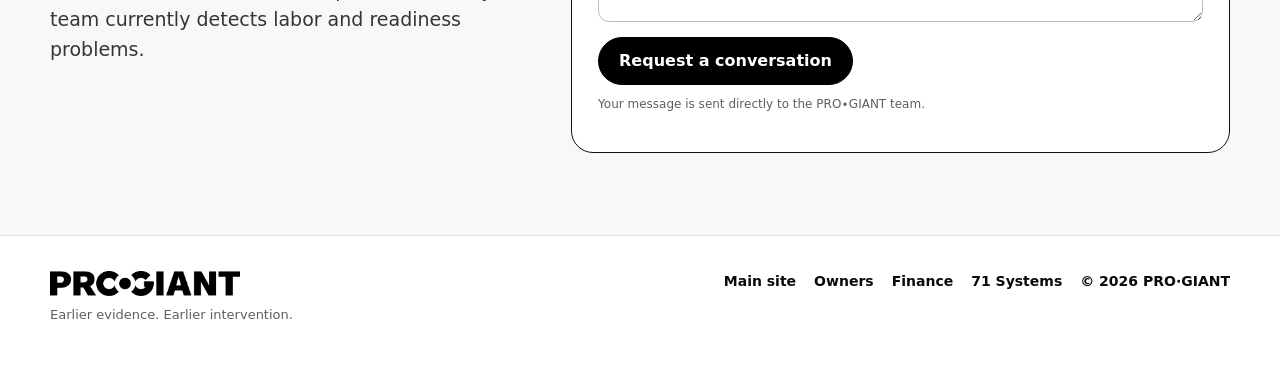
<file: progiant/landing-operations.html>
<!doctype html><html lang="en"><head><meta charset="utf-8"><meta name="viewport" content="width=device-width,initial-scale=1"><meta name="description" content="Earlier visibility into labor drift, crew readiness and unresolved project decisions for specialty contractors."><title>Catch Labor Drift Earlier | PRO∙GIANT</title><link rel="canonical" href="https://www.71systems.com/progiant/landing-operations.html"><link rel="stylesheet" href="assets/styles.css"></head>
<body><a class="skip-link" href="#main">Skip to content</a><header><div class="container navbar"><a class="brand" href="index.html"><img src="assets/progiant-logo.png" alt="PRO∙GIANT"></a><button class="menu-btn" aria-expanded="false" aria-controls="navlinks">Menu</button><nav class="navlinks" id="navlinks"><a href="index.html">Main site</a><a href="#review">What we examine</a><a href="#contact">Contact</a></nav></div></header>
<main id="main"><section class="landing-hero"><div class="container"><div class="eyebrow">For operations and senior project executives</div><h1>Catch labor drift before the hours are gone.</h1><p class="lede">The earliest warning is often already present—in labor reports, installed quantities, material status, daily reports, RFIs, schedule changes and foreman feedback—but not combined in time to intervene.</p><span class="cohort-chip">Draft cohort landing page</span><div class="hero-actions"><a class="btn btn-primary" href="#contact">Compare one recent project</a><a class="btn btn-secondary" href="#review">See the control questions</a></div></div></section>
<section class="section"><div class="container"><div class="quote-block">The practical question is not just whether the project is “on schedule.” It is whether the next crew deployment is actually ready to succeed.</div></div></section>
<section class="section alt" id="review"><div class="container"><div class="section-head"><div class="eyebrow">Earlier intervention</div><h2>Connect the signals that are usually reviewed separately.</h2><p>PRO∙GIANT focuses on operating conditions that management can potentially recognize and escalate earlier—not on broad promises to control every source of craft productivity.</p></div><div class="grid-3"><article class="card"><h3>Remaining-hours credibility</h3><p>Compare estimated hours, actual consumption, installed production and the work still remaining.</p></article><article class="card"><h3>Crew readiness</h3><p>Check information, material, access, predecessor work, equipment and authorization before deployment.</p></article><article class="card"><h3>Constraint ownership</h3><p>Identify when a known obstacle has not yet become an assigned, dated and escalated action.</p></article><article class="card"><h3>Decision latency</h3><p>Track decisions whose delay can propagate into labor, procurement, sequencing or schedule consequences.</p></article><article class="card"><h3>PM attention</h3><p>Reduce manual project-state reconstruction so attention can shift toward exceptions and forward control.</p></article></div></div></section>
<section class="section"><div class="container"><div class="section-head"><div class="eyebrow">A useful diagnostic</div><h2>How many labor hours pass between the first warning and management recognition?</h2><p>That delay can be more actionable than a generic productivity benchmark because it measures the opportunity for earlier intervention.</p></div><div class="audit-steps"><div class="audit-step"><strong>Select a job</strong><p>Choose a recently completed or active project with meaningful labor variance.</p></div><div class="audit-step"><strong>Reconstruct warnings</strong><p>Identify when field, schedule, material or production evidence first showed deterioration.</p></div><div class="audit-step"><strong>Measure recognition delay</strong><p>Compare first evidence, field awareness, PM awareness and forecast change.</p></div><div class="audit-step"><strong>Redesign the control loop</strong><p>Define exception rules, ownership and information needed for earlier action.</p></div></div></div></section>
<section class="section alt" id="contact"><div class="container form-wrap"><div class="section-head"><div class="eyebrow">Apply the question to one project</div><h2>Where did management first have enough evidence to intervene?</h2><p>We can start with a short comparison of how your team currently detects labor and readiness problems.</p></div><form data-contact-form><div class="field"><label for="name">Name</label><input id="name" name="name" autocomplete="name" required></div><div class="field"><label for="company">Company</label><input id="company" name="company" autocomplete="organization" required></div><div class="field"><label for="email">Work email</label><input id="email" name="email" type="email" autocomplete="email" required></div><div class="field"><label for="message">What kind of labor or readiness problem appears too late?</label><textarea id="message" name="message"></textarea></div><button class="btn btn-dark" type="submit">Request a conversation</button><div class="form-note">Your message is sent directly to the PRO∙GIANT team.</div><div class="form-status" aria-live="polite"></div></form></div></section></main>
<footer><div class="container footer-grid"><div class="footer-brand"><img src="assets/progiant-logo.png" alt="PRO∙GIANT"><div class="footer-copy">Earlier evidence. Earlier intervention.</div></div><div class="footer-links"><a href="index.html">Main site</a><a href="landing-owner.html">Owners</a><a href="landing-finance.html">Finance</a><a href="https://www.71systems.com/">71 Systems</a><span>© <span data-year></span> PRO∙GIANT</span></div></div></footer><script src="assets/site.js"></script></body></html>
</file>
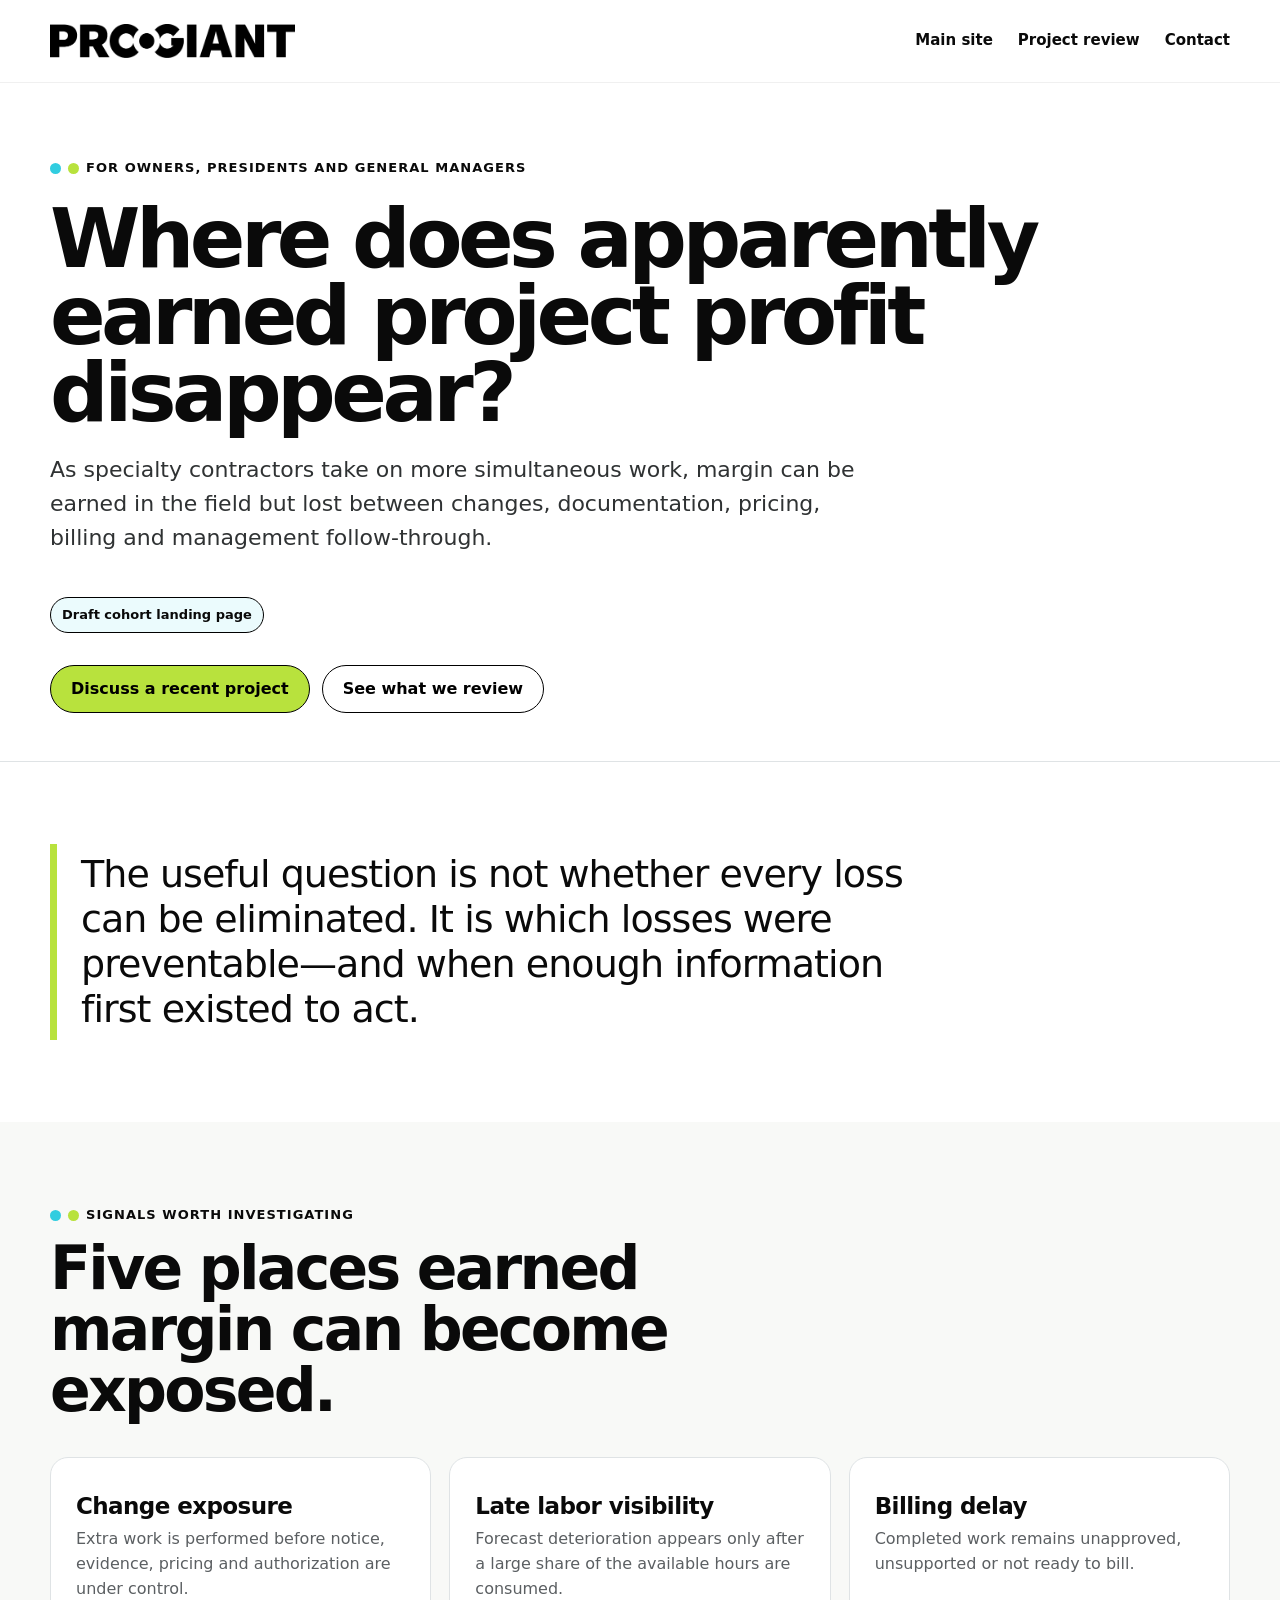
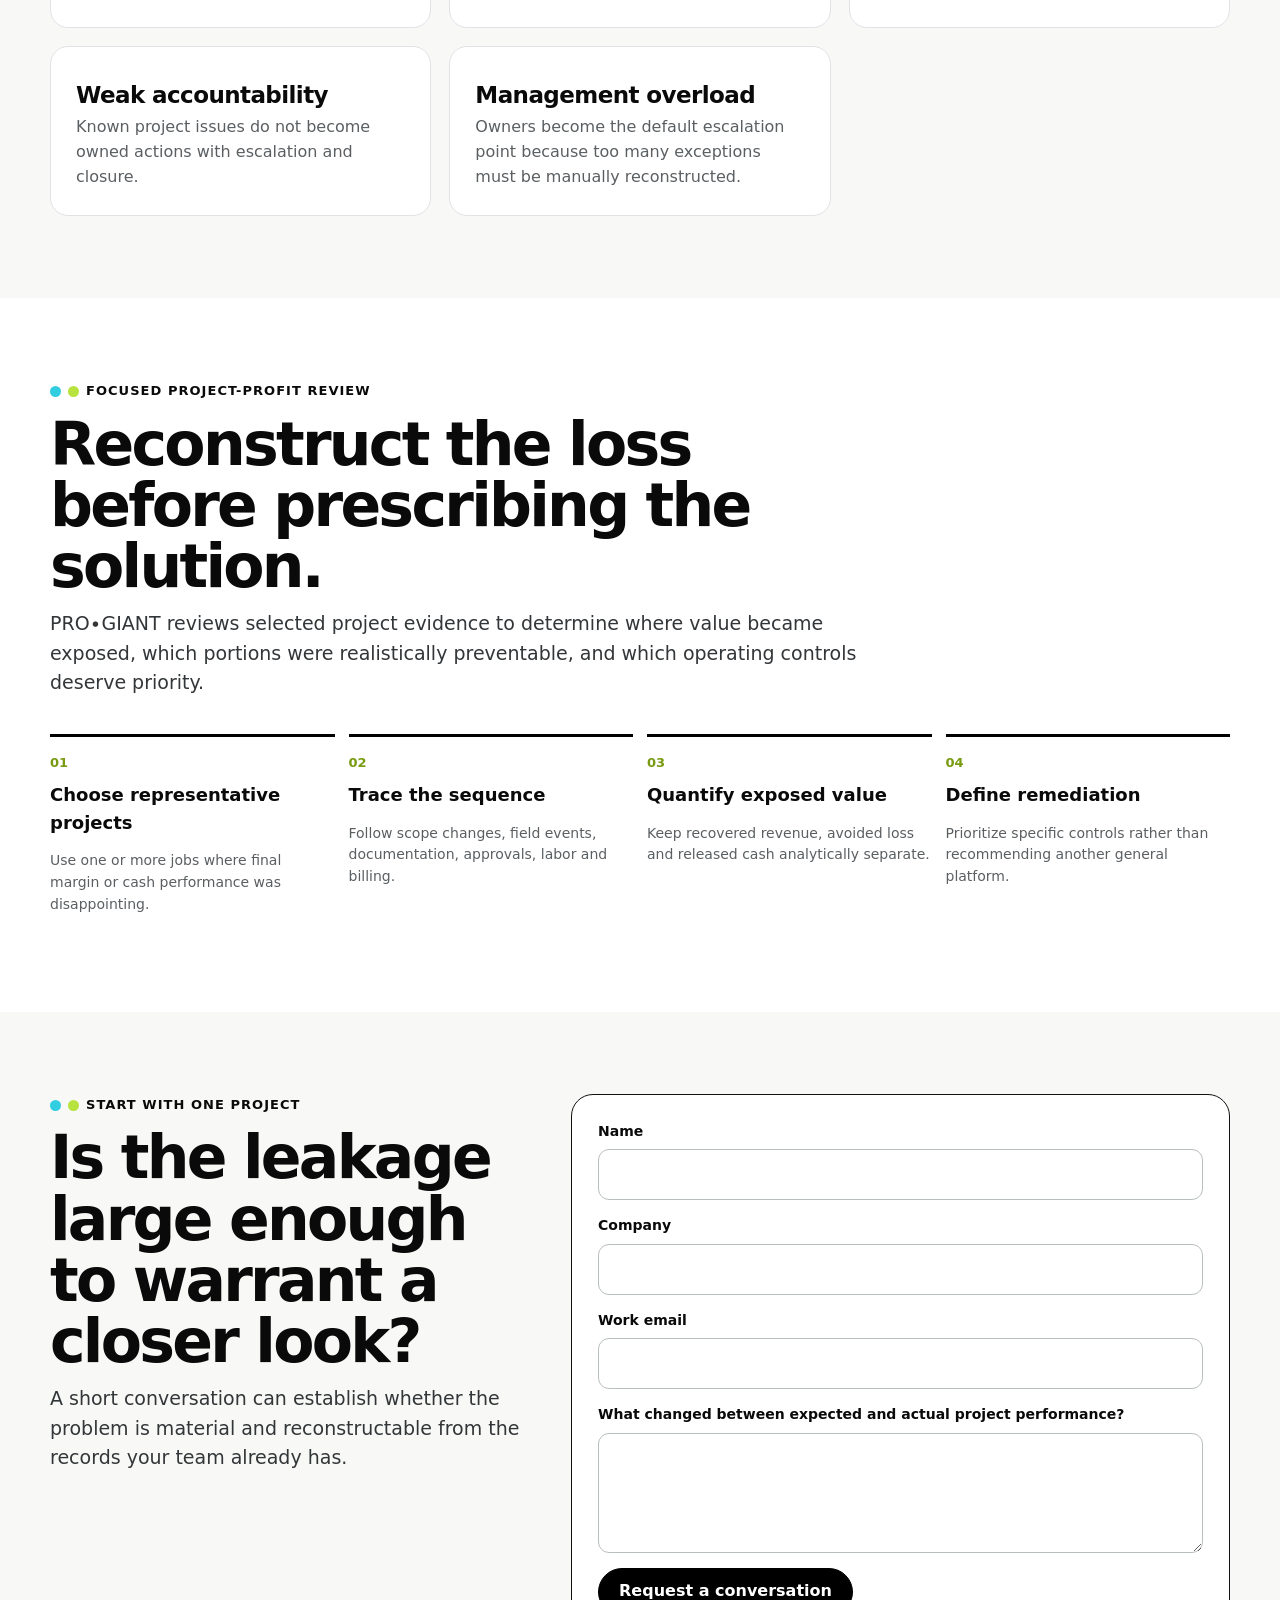
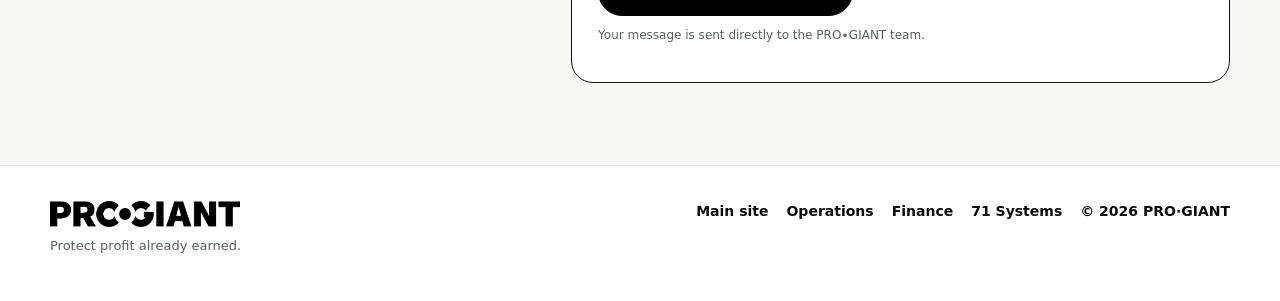
<file: progiant/landing-owner.html>
<!doctype html>
<html lang="en"><head><meta charset="utf-8"><meta name="viewport" content="width=device-width,initial-scale=1"><meta name="description" content="A PRO∙GIANT project-profit review for owners and executives of commercial specialty contractors."><title>Where Earned Project Margin Disappears | PRO∙GIANT</title><link rel="canonical" href="https://www.71systems.com/progiant/landing-owner.html"><link rel="stylesheet" href="assets/styles.css"></head>
<body><a class="skip-link" href="#main">Skip to content</a><header><div class="container navbar"><a class="brand" href="index.html"><img src="assets/progiant-logo.png" alt="PRO∙GIANT"></a><button class="menu-btn" aria-expanded="false" aria-controls="navlinks">Menu</button><nav class="navlinks" id="navlinks"><a href="index.html">Main site</a><a href="#review">Project review</a><a href="#contact">Contact</a></nav></div></header>
<main id="main">
<section class="landing-hero"><div class="container"><div class="eyebrow">For owners, presidents and general managers</div><h1>Where does apparently earned project profit disappear?</h1><p class="lede">As specialty contractors take on more simultaneous work, margin can be earned in the field but lost between changes, documentation, pricing, billing and management follow-through.</p><span class="cohort-chip">Draft cohort landing page</span><div class="hero-actions"><a class="btn btn-primary" href="#contact">Discuss a recent project</a><a class="btn btn-secondary" href="#review">See what we review</a></div></div></section>
<section class="section"><div class="container"><div class="quote-block">The useful question is not whether every loss can be eliminated. It is which losses were preventable—and when enough information first existed to act.</div></div></section>
<section class="section alt"><div class="container"><div class="section-head"><div class="eyebrow">Signals worth investigating</div><h2>Five places earned margin can become exposed.</h2></div><div class="grid-3"><article class="card"><h3>Change exposure</h3><p>Extra work is performed before notice, evidence, pricing and authorization are under control.</p></article><article class="card"><h3>Late labor visibility</h3><p>Forecast deterioration appears only after a large share of the available hours are consumed.</p></article><article class="card"><h3>Billing delay</h3><p>Completed work remains unapproved, unsupported or not ready to bill.</p></article><article class="card"><h3>Weak accountability</h3><p>Known project issues do not become owned actions with escalation and closure.</p></article><article class="card"><h3>Management overload</h3><p>Owners become the default escalation point because too many exceptions must be manually reconstructed.</p></article></div></div></section>
<section class="section" id="review"><div class="container"><div class="section-head"><div class="eyebrow">Focused project-profit review</div><h2>Reconstruct the loss before prescribing the solution.</h2><p>PRO∙GIANT reviews selected project evidence to determine where value became exposed, which portions were realistically preventable, and which operating controls deserve priority.</p></div><div class="audit-steps"><div class="audit-step"><strong>Choose representative projects</strong><p>Use one or more jobs where final margin or cash performance was disappointing.</p></div><div class="audit-step"><strong>Trace the sequence</strong><p>Follow scope changes, field events, documentation, approvals, labor and billing.</p></div><div class="audit-step"><strong>Quantify exposed value</strong><p>Keep recovered revenue, avoided loss and released cash analytically separate.</p></div><div class="audit-step"><strong>Define remediation</strong><p>Prioritize specific controls rather than recommending another general platform.</p></div></div></div></section>
<section class="section alt" id="contact"><div class="container form-wrap"><div class="section-head"><div class="eyebrow">Start with one project</div><h2>Is the leakage large enough to warrant a closer look?</h2><p>A short conversation can establish whether the problem is material and reconstructable from the records your team already has.</p></div><form data-contact-form><div class="field"><label for="name">Name</label><input id="name" name="name" autocomplete="name" required></div><div class="field"><label for="company">Company</label><input id="company" name="company" autocomplete="organization" required></div><div class="field"><label for="email">Work email</label><input id="email" name="email" type="email" autocomplete="email" required></div><div class="field"><label for="message">What changed between expected and actual project performance?</label><textarea id="message" name="message"></textarea></div><button class="btn btn-dark" type="submit">Request a conversation</button><div class="form-note">Your message is sent directly to the PRO∙GIANT team.</div><div class="form-status" aria-live="polite"></div></form></div></section>
</main><footer><div class="container footer-grid"><div class="footer-brand"><img src="assets/progiant-logo.png" alt="PRO∙GIANT"><div class="footer-copy">Protect profit already earned.</div></div><div class="footer-links"><a href="index.html">Main site</a><a href="landing-operations.html">Operations</a><a href="landing-finance.html">Finance</a><a href="https://www.71systems.com/">71 Systems</a><span>© <span data-year></span> PRO∙GIANT</span></div></div></footer><script src="assets/site.js"></script></body></html>
</file>
<file: styles.css>
:root{--ink:#17202b;--paper:#f4f2ed;--orange:#ff9900;--blue:#8faac7;--line:#d7d4cc;--muted:#68717b}*{box-sizing:border-box}html{scroll-behavior:smooth}body{margin:0;background:var(--paper);color:var(--ink);font-family:"DM Sans",sans-serif}.shell{width:min(1180px,calc(100% - 48px));margin:auto}.nav{height:120px;display:flex;align-items:center;border-bottom:1px solid var(--line);gap:40px}.brand img{display:block;width:118px;height:92px;object-fit:contain;mix-blend-mode:multiply}.nav nav{display:flex;gap:32px;margin-left:auto}.nav a{color:inherit;text-decoration:none;font-size:14px}.nav nav a:hover{color:var(--orange)}.navCta{border:1px solid var(--ink);padding:12px 18px;transition:.2s}.navCta:hover{background:var(--ink);color:#fff}.hero{min-height:710px;padding:104px 0 70px;position:relative;overflow:hidden}.eyebrow,.sectionLabel{text-transform:uppercase;letter-spacing:.16em;font-size:12px;font-weight:600}.eyebrow{display:flex;align-items:center;gap:12px}.eyebrow span{width:28px;height:3px;background:var(--orange)}h1,h2,h3,p{margin-top:0}h1,h2{font-family:Manrope,sans-serif;letter-spacing:-.045em}h1{font-size:clamp(60px,8.2vw,116px);line-height:.92;font-weight:500;margin:42px 0 34px;max-width:1080px}em{font-style:normal;color:var(--orange)}.lede{font-size:20px;line-height:1.55;color:var(--muted);max-width:650px}.heroActions{display:flex;align-items:center;gap:32px;margin-top:40px}.button{display:inline-flex;justify-content:space-between;align-items:center;gap:34px;padding:17px 20px;text-decoration:none;font-weight:600;font-size:14px;transition:.2s}.primary{background:var(--ink);color:#fff}.primary:hover{background:var(--orange);color:var(--ink)}.textLink{font-size:14px;color:var(--ink)}.heroMeta{display:flex;align-items:center;gap:15px;margin-top:82px;text-transform:uppercase;letter-spacing:.12em;font-size:11px;color:var(--muted)}.heroMeta i{width:4px;height:4px;border-radius:50%;background:var(--orange)}.signal{position:absolute;right:0;bottom:40px;width:34%;height:200px;display:flex;gap:10px;align-items:flex-end;opacity:.55}.signal b{flex:1;background:var(--blue)}.signal b:nth-child(1),.signal b:nth-child(7){height:18%}.signal b:nth-child(2),.signal b:nth-child(6){height:36%}.signal b:nth-child(3),.signal b:nth-child(5){height:62%}.signal b:nth-child(4){height:100%;background:var(--orange)}.manifesto{background:#fff;padding:130px 0}.split{display:grid;grid-template-columns:1fr 1fr;gap:100px}.sectionLabel{color:var(--orange);margin-bottom:24px}.manifesto h2,.capabilities h2,.value h2,.closing h2{font-size:clamp(46px,6vw,78px);line-height:1.02;font-weight:500}.bodyCopy{padding-top:38px}.bodyCopy p{font-size:20px;line-height:1.65;color:#47515c}.philosophy{padding:120px 0}.pillarGrid{display:grid;grid-template-columns:repeat(3,1fr);margin-top:52px;border-top:1px solid var(--line)}.pillarGrid article{padding:32px 38px 24px 0;border-right:1px solid var(--line);min-height:230px}.pillarGrid article+article{padding-left:38px}.pillarGrid article:last-child{border-right:0}.pillarGrid span{color:var(--orange);font-size:12px}.pillarGrid h3{font:500 28px Manrope;margin:42px 0 18px}.pillarGrid p{color:var(--muted);line-height:1.6}.value{background:var(--ink);color:#fff;padding:130px 0}.valueGrid{display:grid;grid-template-columns:1fr 1fr;gap:100px}.light{color:#91b9e0}.value h2 em{color:#91b9e0}.valueCopy>p{font-size:21px;line-height:1.6;color:#cbd1d6;margin-bottom:42px}.valueCopy ul{list-style:none;margin:0;padding:0}.valueCopy li{display:grid;grid-template-columns:150px 1fr;gap:28px;padding:22px 0;border-top:1px solid #3b4651}.valueCopy strong{color:var(--orange);font-weight:500}.valueCopy span{color:#aeb7c0;line-height:1.5}.capabilities{padding:130px 0}.capHeader{display:grid;grid-template-columns:1.3fr .7fr;gap:100px}.capHeader>p{font-size:18px;line-height:1.65;color:var(--muted);padding-top:52px}.tagCloud{display:flex;flex-wrap:wrap;gap:11px;margin-top:66px}.tagCloud span{border:1px solid var(--line);padding:13px 18px;background:#faf9f6;font-size:14px;transition:.2s}.tagCloud span:hover{border-color:var(--orange);transform:translateY(-2px)}.closing{background:var(--orange);padding:120px 0}.closing .sectionLabel{color:#62400d}.closing h2{max-width:930px}.closing h2 em{color:#fff}.lightButton{background:#fff;color:var(--ink);margin-top:25px}.lightButton:hover{background:var(--ink);color:#fff}footer{height:160px;display:grid;grid-template-columns:1fr 1fr 1fr;align-items:center;font-size:13px;color:var(--muted)}footer img{width:120px;mix-blend-mode:multiply}footer p:nth-of-type(1){text-align:center}footer p:last-child{text-align:right}
@media(max-width:800px){.shell{width:min(100% - 32px,1180px)}.nav{height:96px}.nav nav{display:none}.navCta{margin-left:auto;font-size:12px;padding:10px}.brand img{width:90px;height:70px}.hero{padding-top:70px;min-height:650px}.heroActions{align-items:flex-start;flex-direction:column}.heroMeta{flex-wrap:wrap;margin-top:60px}.signal{opacity:.2;width:65%}.split,.valueGrid,.capHeader{grid-template-columns:1fr;gap:30px}.manifesto,.value,.capabilities{padding:85px 0}.bodyCopy{padding-top:0}.pillarGrid{grid-template-columns:1fr}.pillarGrid article,.pillarGrid article+article{border-right:0;border-bottom:1px solid var(--line);padding:30px 0;min-height:0}.pillarGrid h3{margin-top:25px}.valueCopy li{grid-template-columns:1fr;gap:8px}.capHeader>p{padding-top:0}.closing{padding:85px 0}footer{height:auto;padding:45px 0;grid-template-columns:1fr;gap:20px}footer p:nth-of-type(1),footer p:last-child{text-align:left}}
@media(prefers-reduced-motion:reduce){html{scroll-behavior:auto}*{transition:none!important}}
@media(min-width:801px){.valueCopy li{grid-template-columns:210px 1fr}}
</file>
<file: progiant/assets/styles.css>
:root {
  --bg: #ffffff;
  --text: #0a0a0a;
  --muted: #5b5f62;
  --line: #dfe3e5;
  --lime: #b8e23d;
  --lime-dark: #789b12;
  --cyan: #31cde0;
  --soft-lime: #f5fadf;
  --soft-cyan: #ebfbfd;
  --max: 1180px;
  --radius: 18px;
  --shadow: 0 18px 45px rgba(0,0,0,.08);
}

* { box-sizing: border-box; }
html { scroll-behavior: smooth; }
body {
  margin: 0;
  color: var(--text);
  background: var(--bg);
  font-family: Inter, ui-sans-serif, system-ui, -apple-system, BlinkMacSystemFont, "Segoe UI", sans-serif;
  line-height: 1.55;
  -webkit-font-smoothing: antialiased;
}
img { max-width: 100%; display: block; }
a { color: inherit; text-decoration: none; }
button, input, textarea, select { font: inherit; }

.container { width: min(calc(100% - 40px), var(--max)); margin-inline: auto; }
.skip-link { position: absolute; left: -999px; top: 0; background: #000; color: #fff; padding: 10px 14px; z-index: 99; }
.skip-link:focus { left: 12px; top: 12px; }

header {
  position: sticky;
  top: 0;
  z-index: 40;
  background: rgba(255,255,255,.94);
  backdrop-filter: blur(14px);
  border-bottom: 1px solid rgba(0,0,0,.06);
}
.navbar { min-height: 82px; display: flex; align-items: center; justify-content: space-between; gap: 28px; }
.brand img { width: 245px; height: auto; }
.navlinks { display: flex; align-items: center; gap: 25px; font-size: 15px; font-weight: 650; }
.navlinks a:hover, .navlinks a:focus-visible { text-decoration: underline; text-underline-offset: 5px; }
.menu-btn { display: none; border: 1px solid var(--line); background: white; border-radius: 999px; padding: 9px 13px; font-weight: 700; }

.btn { display: inline-flex; align-items: center; justify-content: center; gap: 8px; min-height: 48px; padding: 0 20px; border-radius: 999px; border: 1px solid #000; font-weight: 750; cursor: pointer; transition: .18s ease; }
.btn-primary { background: var(--lime); color: #000; }
.btn-primary:hover { transform: translateY(-1px); box-shadow: 0 8px 20px rgba(120,155,18,.16); }
.btn-secondary { background: #fff; color: #000; }
.btn-secondary:hover { background: #f6f6f6; }
.btn-dark { background: #000; color: white; }

.hero { padding: 88px 0 62px; }
.hero-grid { display: grid; grid-template-columns: 1.15fr .85fr; gap: 56px; align-items: center; }
.eyebrow { display: inline-flex; align-items: center; gap: 9px; font-size: 13px; font-weight: 800; letter-spacing: .08em; text-transform: uppercase; }
.eyebrow::before { content: ""; width: 11px; height: 11px; border-radius: 50%; background: var(--cyan); box-shadow: 18px 0 0 var(--lime); margin-right: 16px; }
h1 { margin: 18px 0 22px; font-size: clamp(48px, 7.1vw, 96px); line-height: .94; letter-spacing: -.055em; font-weight: 850; }
.hero p { margin: 0; font-size: clamp(18px,2vw,23px); max-width: 780px; color: #242627; }
.hero-actions { margin-top: 32px; display: flex; gap: 12px; flex-wrap: wrap; }
.microcopy { margin-top: 16px !important; font-size: 14px !important; color: var(--muted) !important; }

.hero-card { position: relative; border: 1px solid #101010; border-radius: 28px; padding: 28px; min-height: 430px; background: #fff; box-shadow: var(--shadow); overflow: hidden; }
.hero-card::before { content: ""; position: absolute; width: 170px; height: 170px; border-radius: 50%; background: var(--lime); top: -80px; right: -55px; }
.hero-card::after { content: ""; position: absolute; width: 74px; height: 74px; border: 13px solid var(--cyan); border-radius: 50%; bottom: -28px; left: -16px; }
.metric-kicker { font-size: 13px; text-transform: uppercase; letter-spacing: .1em; font-weight: 800; color: var(--muted); }
.control-stack { position: relative; z-index: 2; margin-top: 26px; display: grid; gap: 11px; }
.control-row { display: grid; grid-template-columns: 38px 1fr; gap: 14px; align-items: center; padding: 13px 14px; border: 1px solid var(--line); border-radius: 14px; background: rgba(255,255,255,.92); }
.control-row strong { display: block; font-size: 15px; }
.control-row span { display: block; font-size: 13px; color: var(--muted); }
.dot { width: 13px; height: 13px; border-radius: 50%; margin: auto; background: var(--lime); box-shadow: 0 0 0 7px var(--soft-lime); }
.control-row:nth-child(even) .dot { background: var(--cyan); box-shadow: 0 0 0 7px var(--soft-cyan); }

.section { padding: 82px 0; }
.section-tight { padding: 54px 0; }
.section.alt { background: #f8f9f7; }
.section-head { max-width: 820px; margin-bottom: 36px; }
.section-head h2 { margin: 9px 0 12px; font-size: clamp(34px,4.8vw,60px); line-height: 1.02; letter-spacing: -.045em; }
.section-head p { margin: 0; font-size: 19px; color: #333638; }

.grid-3 { display: grid; grid-template-columns: repeat(3,1fr); gap: 18px; }
.grid-2 { display: grid; grid-template-columns: repeat(2,1fr); gap: 18px; }
.card { border: 1px solid var(--line); border-radius: var(--radius); padding: 25px; background: #fff; }
.card h3 { margin: 10px 0 8px; font-size: 23px; line-height: 1.13; letter-spacing: -.025em; }
.card p { margin: 0; color: var(--muted); }
.card .num { width: 34px; height: 34px; display: grid; place-items: center; border: 1px solid #000; border-radius: 50%; font-size: 13px; font-weight: 850; background: var(--lime); }
.card.cyan-accent { border-top: 5px solid var(--cyan); }
.card.lime-accent { border-top: 5px solid var(--lime); }

.problem-list { display: grid; gap: 0; border-top: 1px solid #000; }
.problem { display: grid; grid-template-columns: 52px 1fr auto; gap: 20px; align-items: start; padding: 23px 0; border-bottom: 1px solid var(--line); }
.problem .index { font-weight: 850; font-size: 13px; width: 32px; height: 32px; display: grid; place-items: center; border-radius: 50%; background: var(--soft-lime); }
.problem h3 { margin: 0 0 4px; font-size: 22px; }
.problem p { margin: 0; color: var(--muted); max-width: 760px; }
.tag { border: 1px solid var(--line); border-radius: 999px; padding: 6px 10px; font-size: 12px; font-weight: 750; white-space: nowrap; }

.callout { background: #050505; color: #fff; border-radius: 30px; padding: 46px; position: relative; overflow: hidden; }
.callout::after { content: ""; position: absolute; width: 210px; height: 210px; border-radius: 50%; background: var(--lime); right: -75px; bottom: -95px; }
.callout h2 { margin: 0 0 13px; font-size: clamp(35px,5vw,58px); line-height: 1.02; letter-spacing: -.04em; max-width: 850px; position: relative; z-index: 2; }
.callout p { margin: 0; color: #d6d6d6; font-size: 18px; max-width: 760px; position: relative; z-index: 2; }
.callout .hero-actions { position: relative; z-index: 2; }
.callout .btn-secondary { background: white; }

.audit-steps { counter-reset: step; display: grid; grid-template-columns: repeat(4,1fr); gap: 14px; }
.audit-step { border-top: 3px solid #000; padding-top: 16px; }
.audit-step::before { counter-increment: step; content: "0" counter(step); display: block; font-size: 13px; font-weight: 850; color: var(--lime-dark); margin-bottom: 8px; }
.audit-step strong { font-size: 18px; }
.audit-step p { color: var(--muted); font-size: 14px; }

.landing-hero { padding: 74px 0 48px; border-bottom: 1px solid var(--line); }
.landing-hero h1 { max-width: 1000px; font-size: clamp(46px,6.5vw,82px); }
.landing-hero .lede { font-size: clamp(18px,2vw,22px); max-width: 830px; color: #2f3233; }
.cohort-chip { display: inline-block; margin-top: 20px; padding: 7px 11px; border: 1px solid #000; border-radius: 999px; background: var(--soft-cyan); font-size: 13px; font-weight: 800; }

.quote-block { border-left: 7px solid var(--lime); padding: 8px 0 8px 24px; font-size: clamp(24px,3.2vw,38px); line-height: 1.18; letter-spacing: -.025em; max-width: 900px; }

.form-wrap { display: grid; grid-template-columns: .85fr 1.15fr; gap: 34px; align-items: start; }
form { border: 1px solid #111; border-radius: 22px; padding: 26px; background: #fff; }
.field { display: grid; gap: 7px; margin-bottom: 15px; }
label { font-size: 14px; font-weight: 750; }
input, textarea, select { width: 100%; border: 1px solid #b9bec1; border-radius: 11px; padding: 12px 13px; background: #fff; color: #000; }
input:focus, textarea:focus, select:focus { outline: 3px solid rgba(49,205,224,.22); border-color: #000; }
textarea { min-height: 120px; resize: vertical; }
.form-note { font-size: 12px; color: var(--muted); margin-top: 10px; }
.form-status { margin-top: 12px; font-size: 14px; font-weight: 700; }

footer { border-top: 1px solid var(--line); padding: 35px 0 45px; }
.footer-grid { display: flex; align-items: flex-start; justify-content: space-between; gap: 30px; }
.footer-brand img { width: 190px; }
.footer-copy { margin-top: 9px; color: var(--muted); font-size: 13px; max-width: 520px; }
.footer-links { display: flex; flex-wrap: wrap; gap: 18px; font-size: 14px; font-weight: 650; }

@media (max-width: 900px) {
  .hero-grid, .form-wrap { grid-template-columns: 1fr; }
  .grid-3, .audit-steps { grid-template-columns: repeat(2,1fr); }
  .navlinks { display: none; position: absolute; left: 20px; right: 20px; top: 73px; padding: 18px; border: 1px solid var(--line); border-radius: 16px; background: #fff; box-shadow: var(--shadow); flex-direction: column; align-items: stretch; }
  .navlinks.open { display: flex; }
  .menu-btn { display: inline-flex; }
  .problem { grid-template-columns: 44px 1fr; }
  .problem .tag { grid-column: 2; justify-self: start; }
}

@media (max-width: 620px) {
  .container { width: min(calc(100% - 28px), var(--max)); }
  .brand img { width: 185px; }
  .navbar { min-height: 72px; }
  .hero { padding-top: 58px; }
  h1 { letter-spacing: -.045em; }
  .grid-3, .grid-2, .audit-steps { grid-template-columns: 1fr; }
  .callout { padding: 30px 24px; border-radius: 22px; }
  .hero-card { min-height: auto; }
  .footer-grid { flex-direction: column; }
}
</file>
